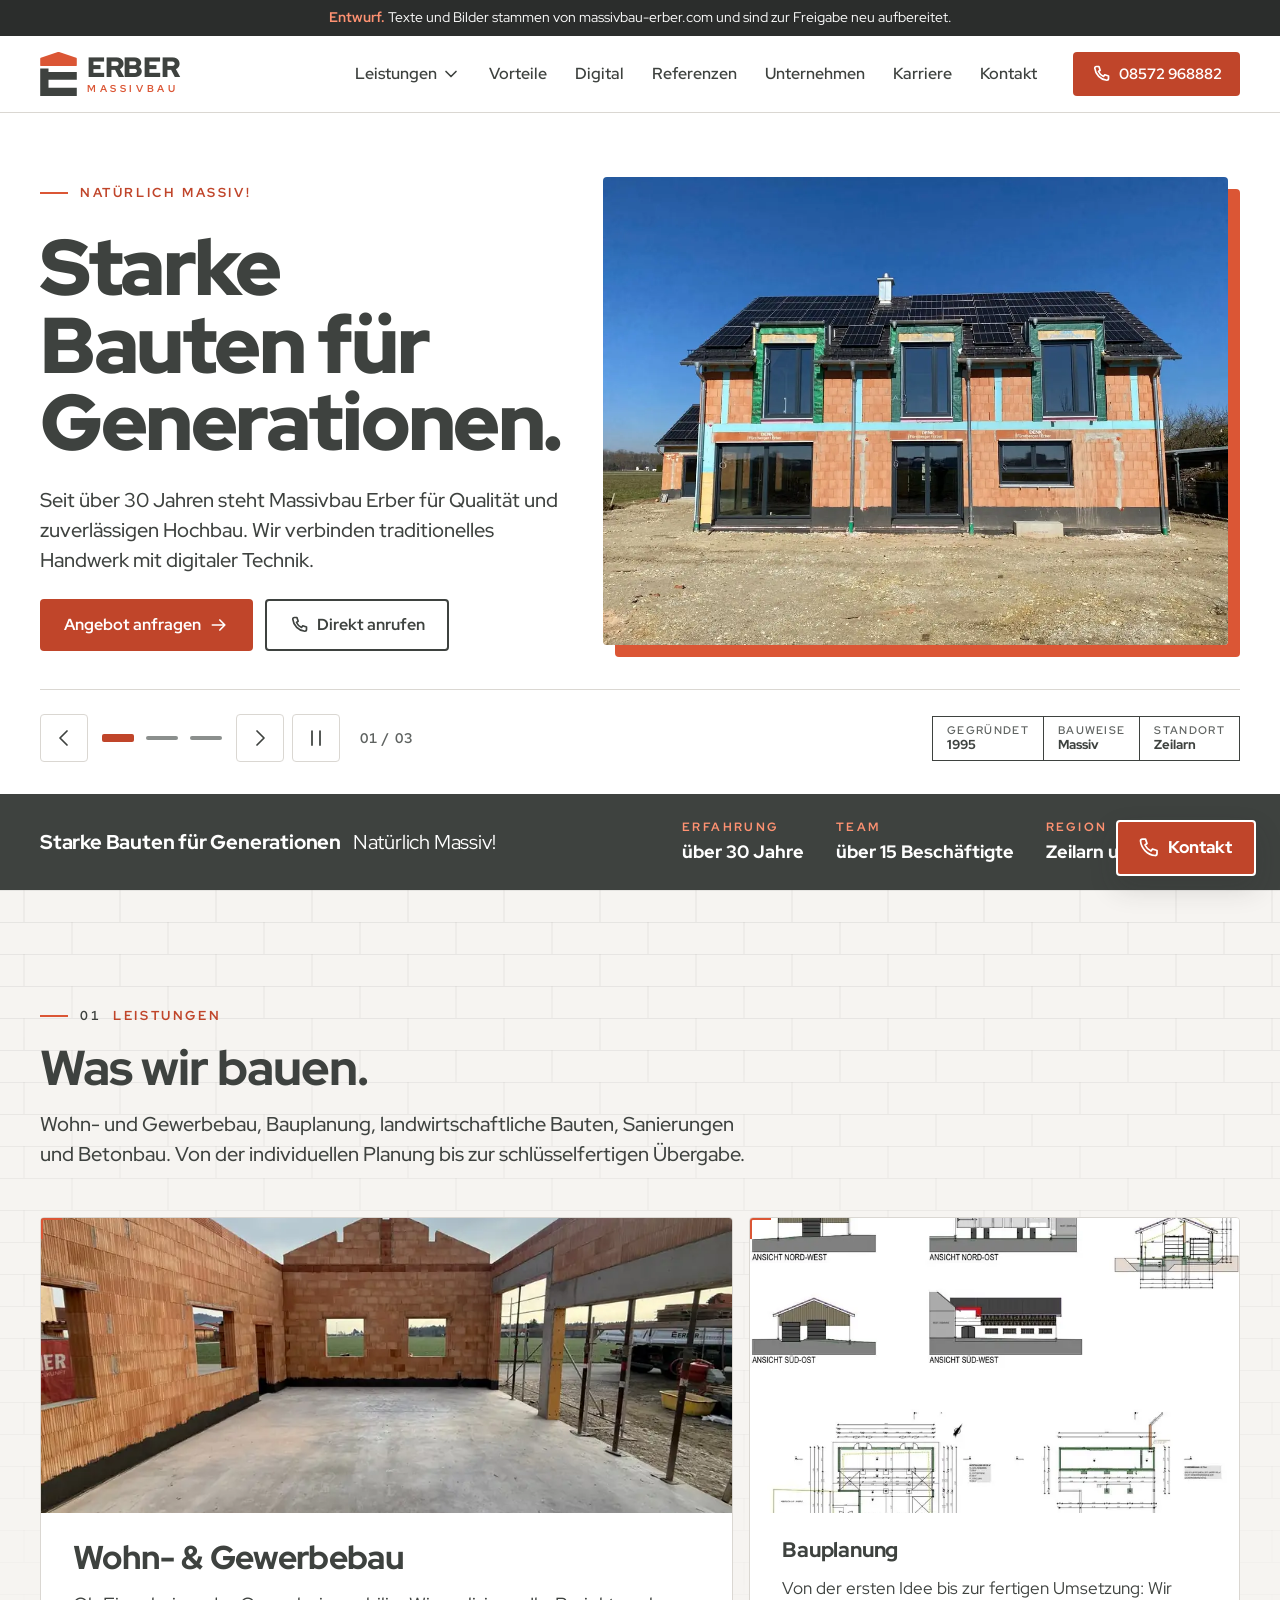
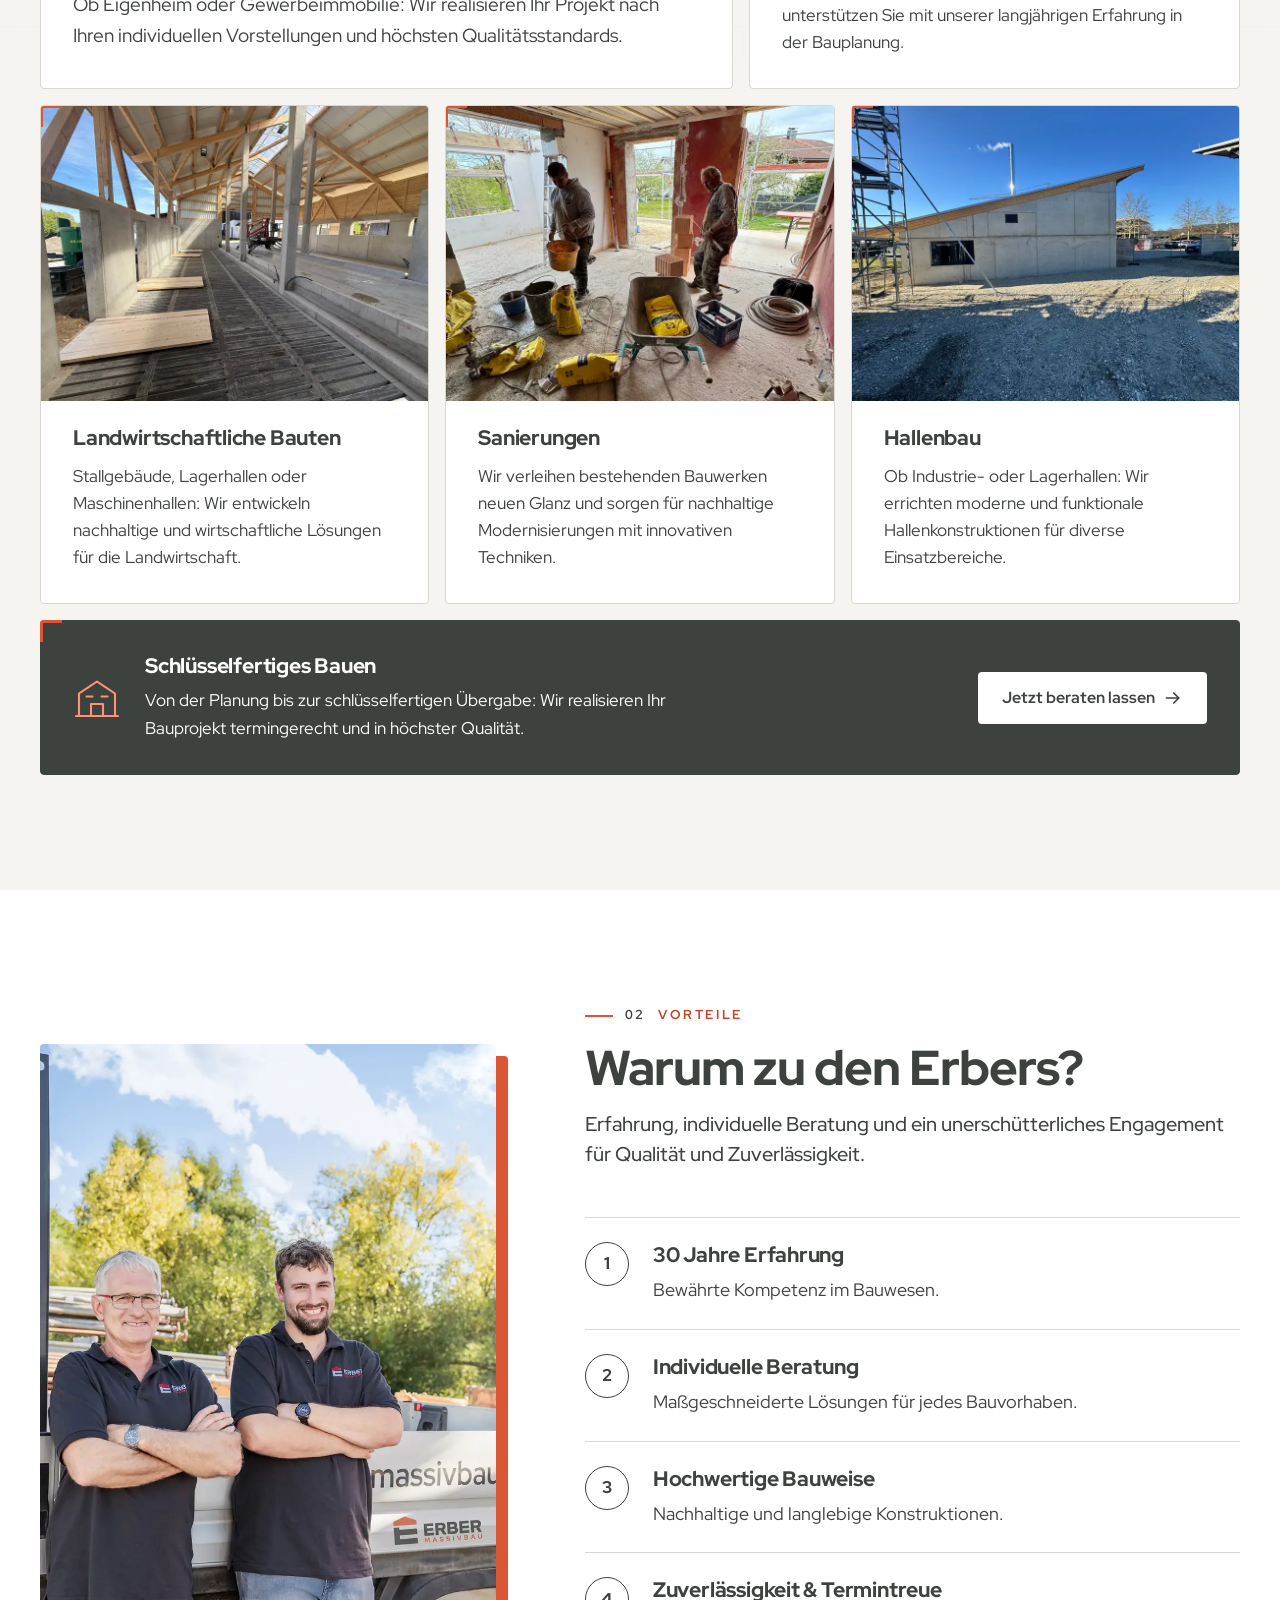
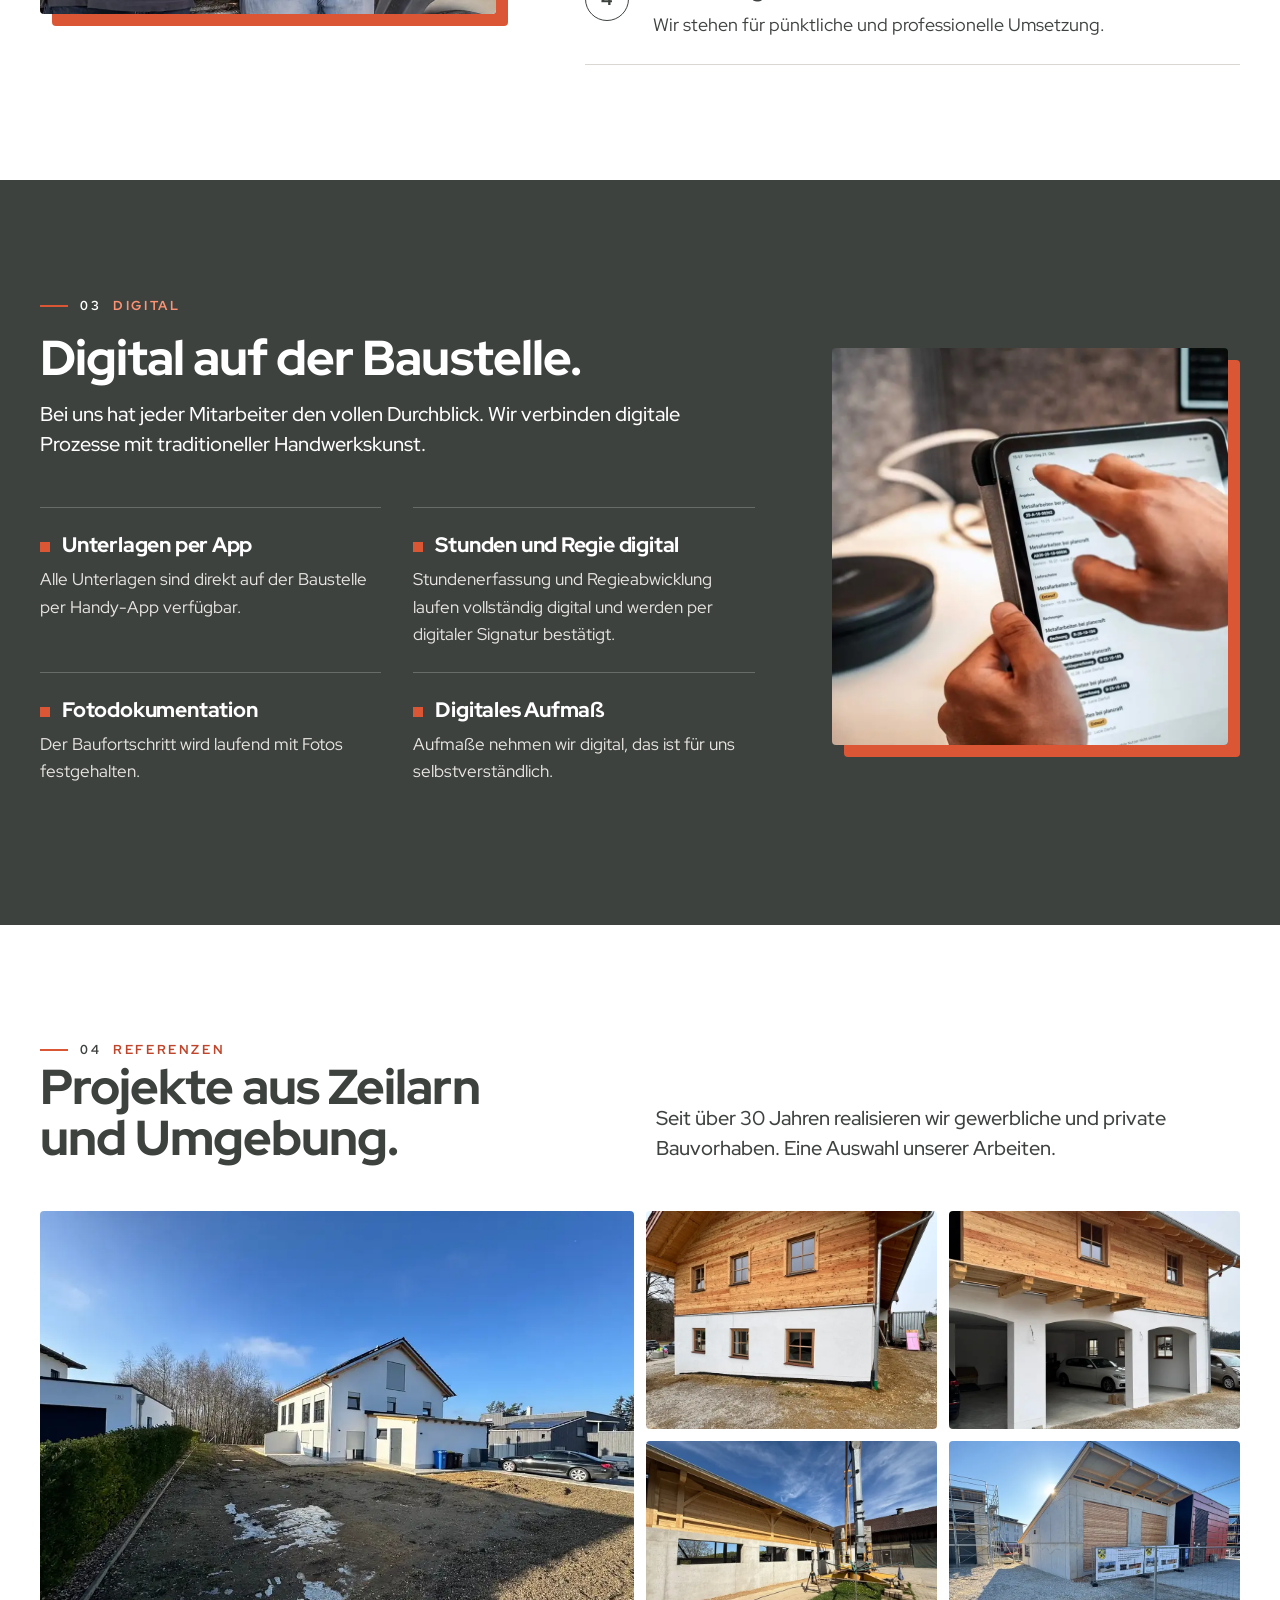
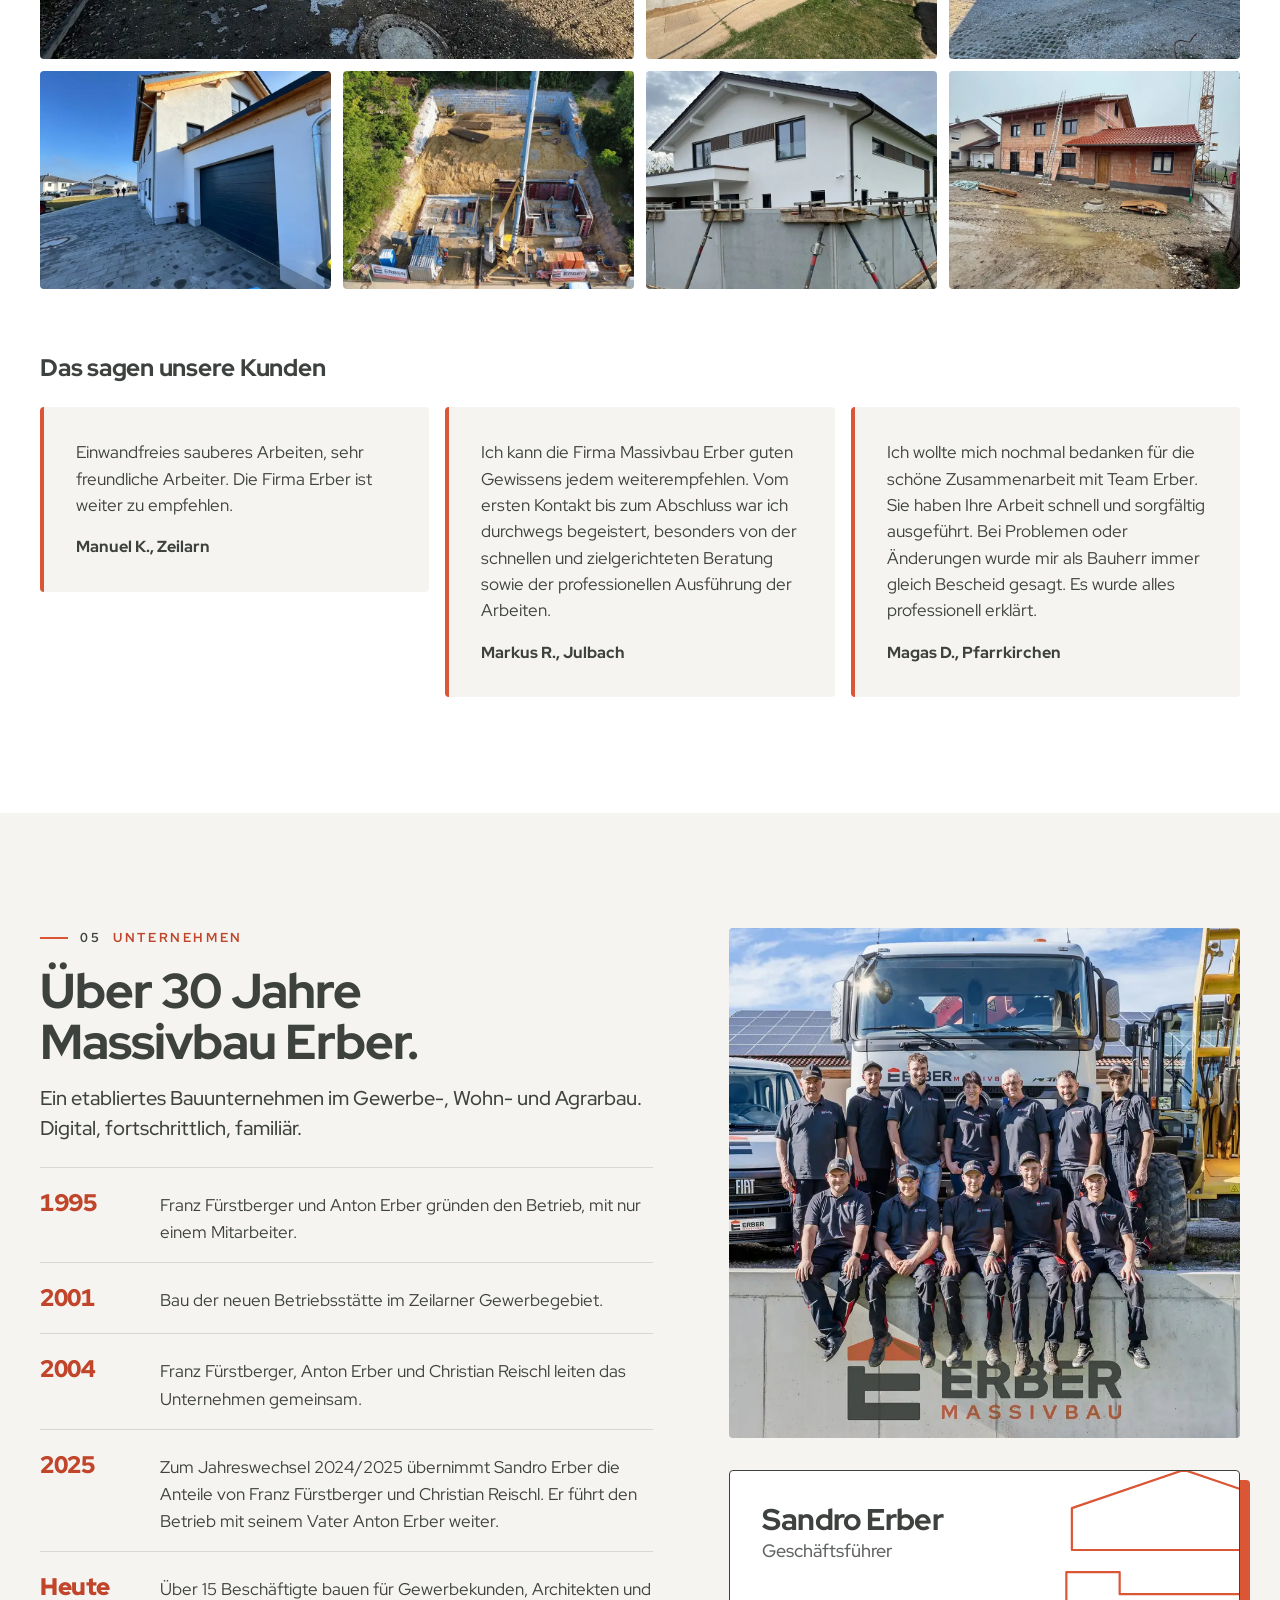
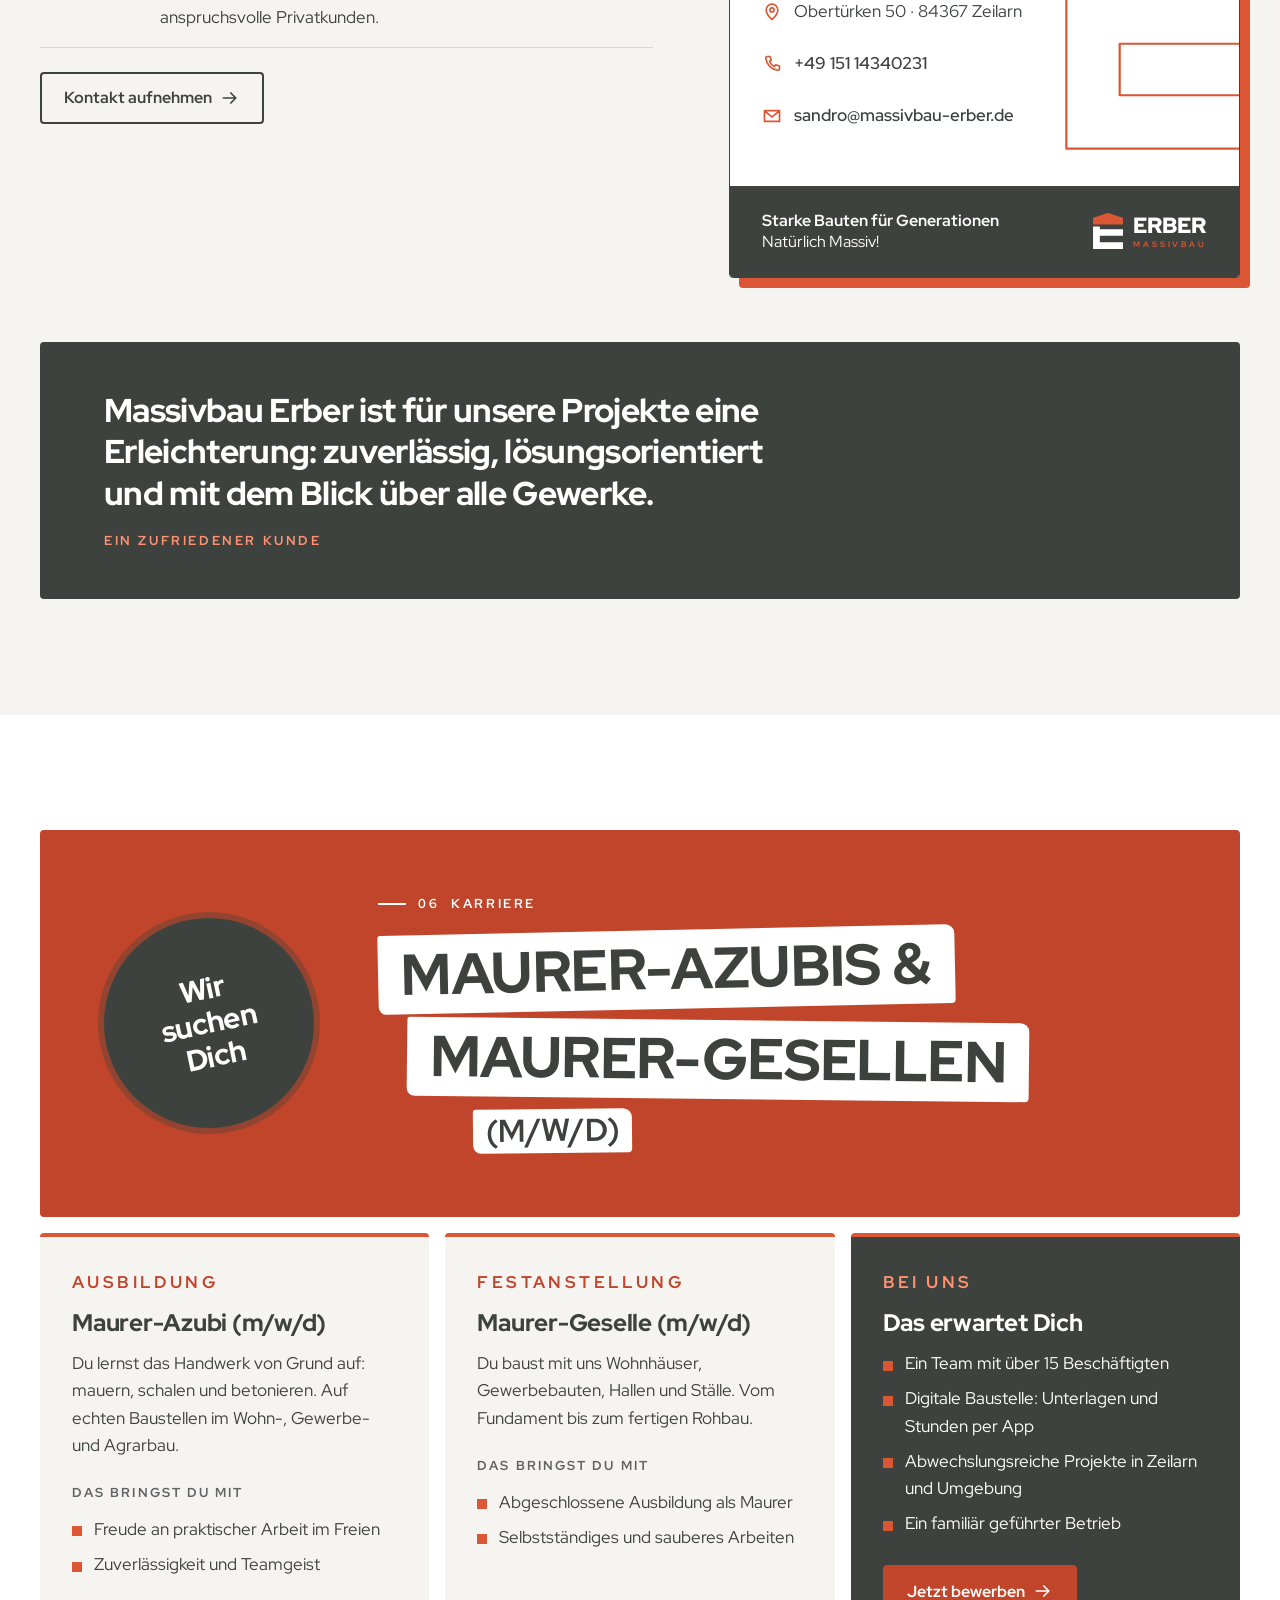
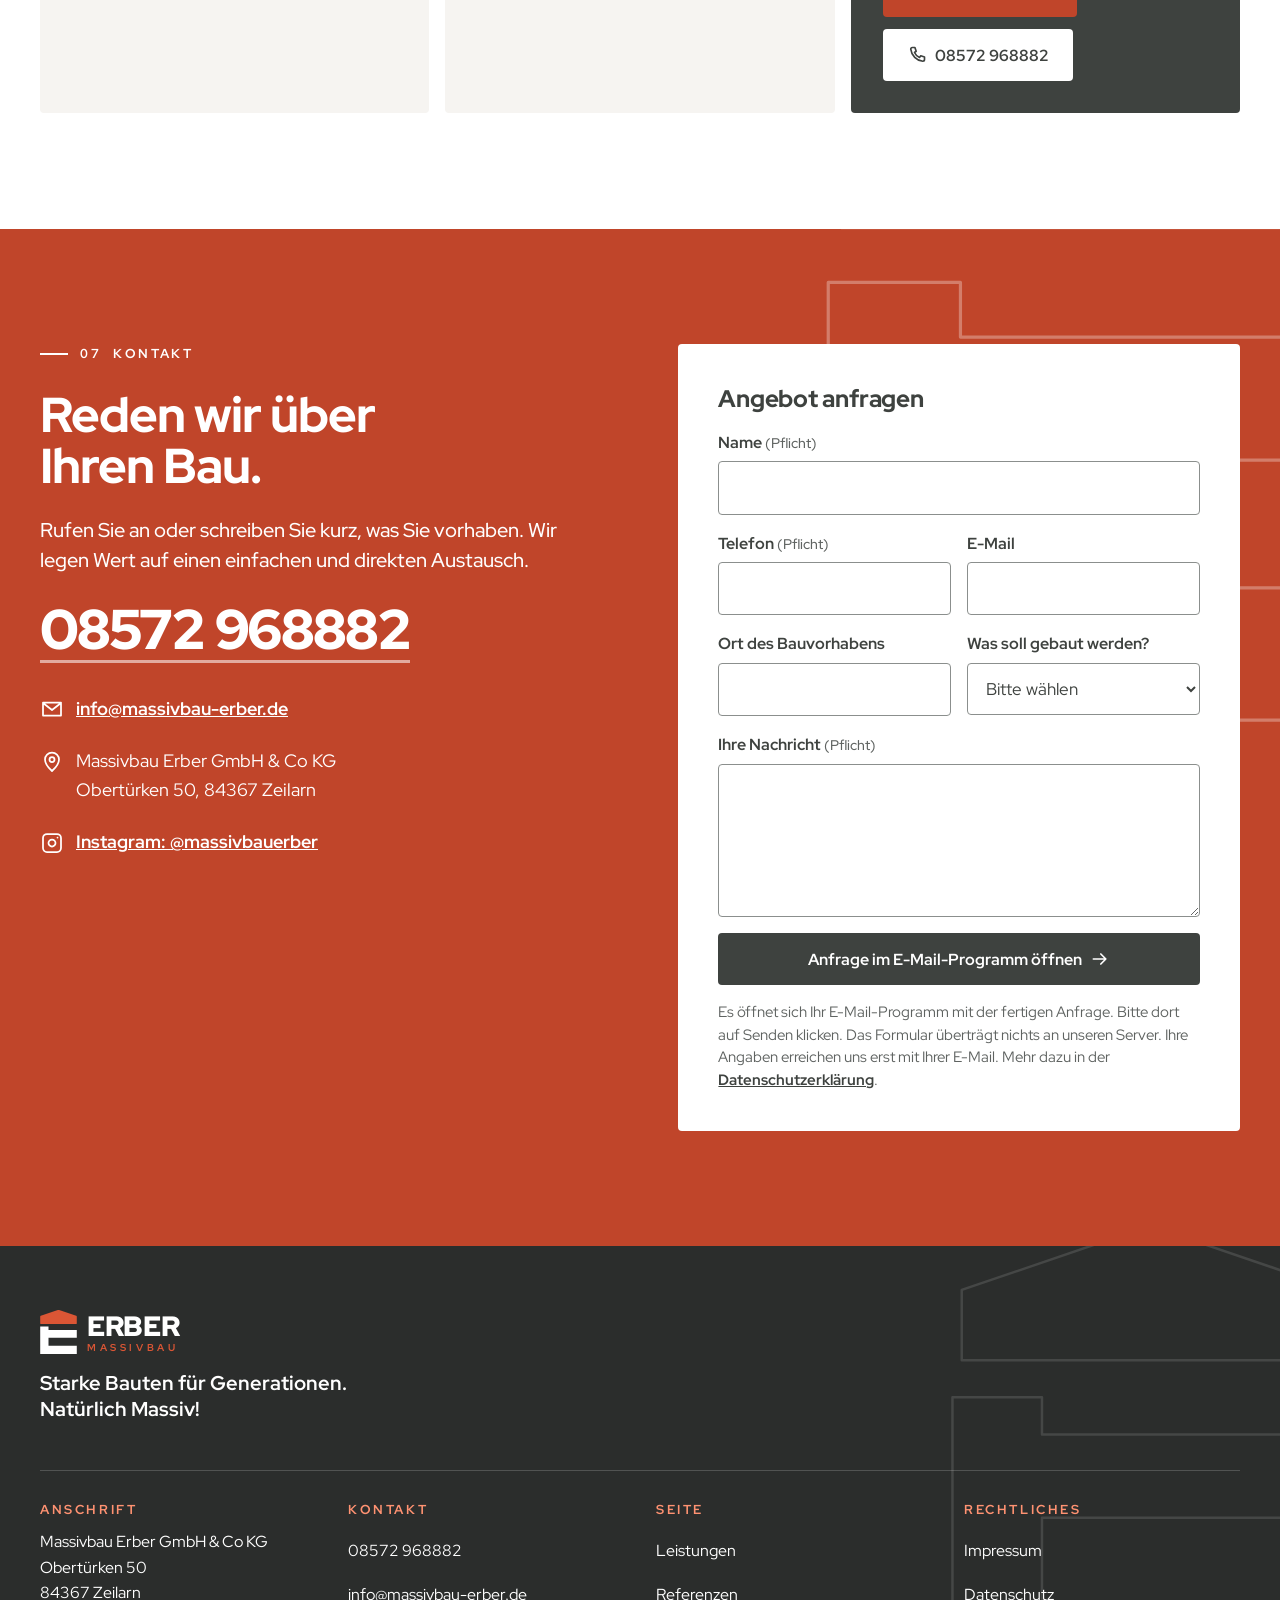
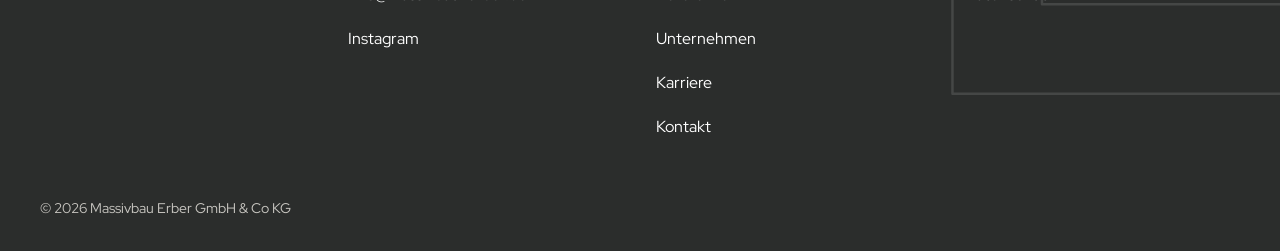
<file: examples/massivbau-erber/index.html>
<!doctype html>
<html lang="de">
<head>
  <meta charset="utf-8">
  <meta name="viewport" content="width=device-width, initial-scale=1, viewport-fit=cover">
  <title>Massivbau Erber · Hochbau, Gewerbebau und Hallenbau aus Zeilarn</title>
  <meta name="description" content="Massivbau Erber GmbH &amp; Co KG aus Zeilarn: Wohn- und Gewerbebau, Bauplanung, landwirtschaftliche Bauten, Hallenbau und Sanierungen. Seit über 30 Jahren. Starke Bauten für Generationen.">
  <meta name="theme-color" content="#3E413F">
  <link rel="icon" href="assets/favicon.svg" type="image/svg+xml">
  <link rel="preload" href="assets/fonts/red-hat-display-latin-wght-normal.woff2" as="font" type="font/woff2" crossorigin>
  <link rel="stylesheet" href="styles.css">
  <script>document.documentElement.classList.add('js');</script>
</head>
<body>

<!-- SVG-Vorlagen: Bildmarke (nach dem Original-Signet nachgezeichnet) und Icons -->
<svg width="0" height="0" class="sr-only" aria-hidden="true" focusable="false">
  <defs>
    <symbol id="mark" viewBox="0 0 64 77">
      <path class="mark-roof" d="M1.5 23V11.6L32 1.2l30.5 10.4V23z" stroke-width="3" stroke-linejoin="round"/>
      <path class="mark-e" d="M0 29h14.5v6H64v13.5H14.5v14H64V77H0z"/>
    </symbol>
    <symbol id="mark-outline" viewBox="-2 -2 68 81">
      <path d="M1.5 23V11.6L32 1.2l30.5 10.4V23z" stroke-linejoin="round"/>
      <path d="M0 29h14.5v6H64v13.5H14.5v14H64V77H0z" stroke-linejoin="round"/>
    </symbol>
    <symbol id="i-rohbau" viewBox="0 0 32 32"><path d="M4 28V13l12-8 12 8v15M2 28h28M12 28v-8h8v8M9 15h4M19 15h4"/></symbol>
    <symbol id="i-mauer" viewBox="0 0 32 32"><path d="M3 6h26v20H3zM3 12.7h26M3 19.3h26M12 6v6.7M21 6v6.7M8 12.7v6.6M17 12.7v6.6M25 12.7v6.6M12 19.3V26M21 19.3V26"/></symbol>
    <symbol id="i-beton" viewBox="0 0 32 32"><path d="M3 8h26v7H3zM8 15v13M24 15v13M5 28h6M21 28h6M8 11.5h.01M13.3 11.5h.01M18.7 11.5h.01M24 11.5h.01"/></symbol>
    <symbol id="i-keller" viewBox="0 0 32 32"><path d="M2 11h6M24 11h6M8 6v20h16V6M5 26h22M5 26v3h22v-3M2 15l3-4M26 15l3-4M13 26v-7h6v7"/></symbol>
    <symbol id="i-anbau" viewBox="0 0 32 32"><path d="M3 28V14l8-6 8 6v14M2 28h28M19 19h9v9M24 7v7M20.5 10.5h7M8 28v-6h5v6"/></symbol>
    <symbol id="i-halle" viewBox="0 0 32 32"><path d="M3 28V14l13-7 13 7v14M2 28h28M10 28v-9h12v9M10 23.5h12M16 19v9"/></symbol>
    <symbol id="i-phone" viewBox="0 0 24 24"><path d="M6.5 3h3l1.5 4.5-2 1.5a12 12 0 0 0 6 6l1.5-2 4.5 1.5v3a2 2 0 0 1-2 2A16.5 16.5 0 0 1 4.5 5a2 2 0 0 1 2-2z"/></symbol>
    <symbol id="i-mail" viewBox="0 0 24 24"><path d="M3 5.5h18v13H3zM3 6l9 7 9-7"/></symbol>
    <symbol id="i-pin" viewBox="0 0 24 24"><path d="M12 21s7-6.2 7-11.5a7 7 0 0 0-14 0C5 14.800 12 21 12 21zM12 12a2.500 2.500 0 1 0 0-5 2.500 2.500 0 0 0 0 5z"/></symbol>
    <symbol id="i-arrow" viewBox="0 0 24 24"><path d="M4 12h15M13 6l6 6-6 6"/></symbol>
    <symbol id="i-chevron" viewBox="0 0 24 24"><path d="M6 9l6 6 6-6"/></symbol>
    <symbol id="i-prev" viewBox="0 0 24 24"><path d="M15 5l-7 7 7 7"/></symbol>
    <symbol id="i-next" viewBox="0 0 24 24"><path d="M9 5l7 7-7 7"/></symbol>
    <symbol id="i-pause" viewBox="0 0 24 24"><path d="M8 5v14M16 5v14"/></symbol>
    <symbol id="i-play" viewBox="0 0 24 24"><path d="M8 5l11 7-11 7z"/></symbol>
    <symbol id="i-close" viewBox="0 0 24 24"><path d="M5 5l14 14M19 5L5 19"/></symbol>
    <symbol id="i-insta" viewBox="0 0 24 24"><path d="M7 3h10a4 4 0 0 1 4 4v10a4 4 0 0 1-4 4H7a4 4 0 0 1-4-4V7a4 4 0 0 1 4-4zM12 8.500a3.500 3.500 0 1 0 0 7 3.500 3.500 0 0 0 0-7zM17.500 6.500h.01"/></symbol>
    <symbol id="i-form" viewBox="0 0 24 24"><path d="M5 3h14v18H5zM9 8h6M9 12h6M9 16h3"/></symbol>
  </defs>
</svg>

<a class="skip-link" href="#inhalt">Zum Inhalt springen</a>

<!-- ENTWURFS-HINWEIS: vor der Veröffentlichung entfernen -->
<aside class="draft-note" aria-label="Entwurfs-Hinweis">
  <strong>Entwurf.</strong> Texte und Bilder stammen von massivbau-erber.com und sind zur Freigabe neu aufbereitet.
</aside>

<header class="site-header" id="site-header">
  <div class="container site-header__inner">
    <a class="logo" href="#start" aria-label="Erber Massivbau, zum Seitenanfang">
      <svg class="logo__mark" aria-hidden="true"><use href="#mark"/></svg>
      <span class="logo__word" aria-hidden="true"><span class="logo__name">ERBER</span><span class="logo__sub">MASSIVBAU</span></span>
    </a>

    <button class="nav-toggle" type="button" aria-expanded="false" aria-controls="site-nav">
      <span class="nav-toggle__bars" aria-hidden="true"><span></span><span></span><span></span></span>
      <span class="nav-toggle__label">Menü</span>
    </button>

    <nav class="site-nav" id="site-nav" aria-label="Hauptmenü">
      <ul class="site-nav__list">
        <li class="has-mega">
          <button class="site-nav__link mega-toggle" type="button" aria-expanded="false" aria-controls="mega-leistungen" data-spy="leistungen">
            Leistungen
            <svg class="icon icon--sm" aria-hidden="true"><use href="#i-chevron"/></svg>
          </button>
          <div class="mega" id="mega-leistungen" hidden>
            <div class="container mega__inner">
              <div class="mega__main">
                <p class="mega__title">Unsere Kernkompetenzen</p>
                <ul class="mega__grid">
                  <li><a class="mega__item" href="#l-wohn-gewerbe"><svg class="icon icon--lg" aria-hidden="true"><use href="#i-rohbau"/></svg><span><strong data-edit="leistungen-03">Wohn- &amp; Gewerbebau</strong><span>Eigenheim oder Gewerbeimmobilie</span></span></a></li>
                  <li><a class="mega__item" href="#l-planung"><svg class="icon icon--lg" aria-hidden="true"><use href="#i-form"/></svg><span><strong data-edit="leistungen-05">Bauplanung</strong><span>Von der ersten Idee bis zur Umsetzung</span></span></a></li>
                  <li><a class="mega__item" href="#l-landwirtschaft"><svg class="icon icon--lg" aria-hidden="true"><use href="#i-keller"/></svg><span><strong data-edit="leistungen-07">Landwirtschaftliche Bauten</strong><span>Stall-, Lager- und Maschinenhallen</span></span></a></li>
                  <li><a class="mega__item" href="#l-sanierung"><svg class="icon icon--lg" aria-hidden="true"><use href="#i-anbau"/></svg><span><strong data-edit="leistungen-09">Sanierungen</strong><span>Bestehende Bauwerke modernisieren</span></span></a></li>
                  <li><a class="mega__item" href="#l-hallen"><svg class="icon icon--lg" aria-hidden="true"><use href="#i-halle"/></svg><span><strong data-edit="leistungen-11">Hallenbau</strong><span>Industrie- und Lagerhallen</span></span></a></li>
                  <li><a class="mega__item" href="#l-schluesselfertig"><svg class="icon icon--lg" aria-hidden="true"><use href="#i-mauer"/></svg><span><strong data-edit="leistungen-13">Schlüsselfertiges Bauen</strong><span>Von der Planung bis zur Übergabe</span></span></a></li>
                </ul>
                <a class="mega__all" href="#leistungen">Alle Leistungen ansehen <svg class="icon icon--sm" aria-hidden="true"><use href="#i-arrow"/></svg></a>
              </div>
              <aside class="mega__aside" aria-label="Direkter Kontakt">
                <p class="mega__aside-title">Bauvorhaben besprechen?</p>
                <p>Wir beraten Sie individuell zu Ihrem Projekt.</p>
                <a class="mega__phone" href="tel:+498572968882">08572 968882</a>
                <a class="btn btn--light btn--sm" href="#kontakt">Jetzt beraten lassen <svg class="icon icon--sm" aria-hidden="true"><use href="#i-arrow"/></svg></a>
              </aside>
            </div>
          </div>
        </li>
        <li><a class="site-nav__link" href="#vorteile" data-spy="vorteile">Vorteile</a></li>
        <li><a class="site-nav__link" href="#digital" data-spy="digital">Digital</a></li>
        <li><a class="site-nav__link" href="#referenzen" data-spy="referenzen">Referenzen</a></li>
        <li><a class="site-nav__link" href="#unternehmen" data-spy="unternehmen">Unternehmen</a></li>
        <li><a class="site-nav__link" href="#karriere" data-spy="karriere">Karriere</a></li>
        <li><a class="site-nav__link" href="#kontakt" data-spy="kontakt">Kontakt</a></li>
      </ul>
      <a class="btn btn--primary btn--sm site-nav__cta" href="tel:+498572968882">
        <svg class="icon icon--sm" aria-hidden="true"><use href="#i-phone"/></svg>
        <span><span class="sr-only">Anrufen: </span>08572 968882</span>
      </a>
    </nav>
  </div>
</header>

<!-- ===================== STICKY-KONTAKT ===================== -->
<aside class="dock" id="dock" aria-label="Schnellkontakt">
  <button class="dock__btn" type="button" id="dock-btn" aria-expanded="false" aria-controls="dock-panel">
    <svg class="icon dock__icon-open" aria-hidden="true"><use href="#i-phone"/></svg>
    <svg class="icon dock__icon-close" aria-hidden="true"><use href="#i-close"/></svg>
    <span>Kontakt</span>
  </button>
  <div class="dock__panel" id="dock-panel" hidden>
    <p class="dock__title">Massivbau Erber erreichen</p>
    <a class="dock__action" href="tel:+498572968882"><svg class="icon" aria-hidden="true"><use href="#i-phone"/></svg><span><strong>Anrufen</strong><span>08572 968882</span></span></a>
    <a class="dock__action" href="mailto:info@massivbau-erber.de"><svg class="icon" aria-hidden="true"><use href="#i-mail"/></svg><span><strong>E-Mail schreiben</strong><span>info@massivbau-erber.de</span></span></a>
    <a class="dock__action" href="#kontakt"><svg class="icon" aria-hidden="true"><use href="#i-form"/></svg><span><strong>Angebot anfragen</strong><span>Zum Formular</span></span></a>
  </div>
</aside>

<nav class="callbar" id="callbar" aria-label="Schnellkontakt mobil">
  <a class="callbar__btn callbar__btn--call" href="tel:+498572968882"><svg class="icon icon--sm" aria-hidden="true"><use href="#i-phone"/></svg> Anrufen</a>
  <a class="callbar__btn" href="#kontakt"><svg class="icon icon--sm" aria-hidden="true"><use href="#i-form"/></svg> Anfrage</a>
</nav>

<main id="inhalt" tabindex="-1">

  <!-- ===================== HERO-SLIDER ===================== -->
  <section class="hero" id="start" aria-roledescription="Karussell" aria-label="Massivbau Erber im Überblick">
    <div class="container hero__inner">
      <div class="hero__slides" id="hero-slides">

        <div class="slide is-active" role="group" aria-roledescription="Folie" aria-label="1 von 3">
          <div class="slide__text">
            <p class="eyebrow">Natürlich Massiv!</p>
            <h1 class="display" data-edit="hero-slides-01">Starke Bauten für Generationen.</h1>
            <p class="lead" data-edit="hero-slides-02">Seit über 30 Jahren steht Massivbau Erber für Qualität und zuverlässigen Hochbau. Wir verbinden traditionelles Handwerk mit digitaler Technik.</p>
            <div class="btn-row">
              <a class="btn btn--primary" href="#kontakt">Angebot anfragen <svg class="icon icon--sm" aria-hidden="true"><use href="#i-arrow"/></svg></a>
              <a class="btn btn--secondary" href="tel:+498572968882"><svg class="icon icon--sm" aria-hidden="true"><use href="#i-phone"/></svg> Direkt anrufen</a>
            </div>
          </div>
          <figure class="slide__art slide__art--photo photo">
            <img data-edit-img="img-hero-rohbau" src="assets/img/hero-rohbau.webp" alt="Ziegel-Rohbau eines Wohnhauses mit gedecktem Satteldach" width="1200" height="900" fetchpriority="high">
          </figure>
        </div>

        <div class="slide" role="group" aria-roledescription="Folie" aria-label="2 von 3">
          <div class="slide__text">
            <p class="eyebrow">Gewerbe · Hallen · Landwirtschaft</p>
            <h2 class="display" data-edit="hero-slides-03">Gebaut für Ihren Betrieb.</h2>
            <p class="lead" data-edit="hero-slides-04">Gewerbebauten, Hallen, Stallgebäude und Lagerhallen. Von der Planung bis zur schlüsselfertigen Übergabe, alles aus einer Hand.</p>
            <div class="btn-row">
              <a class="btn btn--primary" href="#leistungen">Leistungen ansehen <svg class="icon icon--sm" aria-hidden="true"><use href="#i-arrow"/></svg></a>
              <a class="btn btn--secondary" href="#referenzen">Projekte ansehen</a>
            </div>
          </div>
          <figure class="slide__art slide__art--photo photo">
            <img data-edit-img="img-hero-gewerbe" src="assets/img/hero-gewerbe.webp" alt="Luftaufnahme einer Baustelle mit bewehrter Bodenplatte und Kran" width="900" height="675" loading="lazy">
          </figure>
        </div>

        <div class="slide" role="group" aria-roledescription="Folie" aria-label="3 von 3">
          <div class="slide__text">
            <p class="eyebrow">Digital · Fortschrittlich · Familiär</p>
            <h2 class="display" data-edit="hero-slides-05">Handwerk mit vollem Durchblick.</h2>
            <p class="lead" data-edit="hero-slides-06">Pläne, Stunden und Aufmaß sind bei uns digital. Geführt wird der Betrieb von Anton und Sandro Erber.</p>
            <div class="btn-row">
              <a class="btn btn--primary" href="#unternehmen">Unternehmen kennenlernen <svg class="icon icon--sm" aria-hidden="true"><use href="#i-arrow"/></svg></a>
              <a class="btn btn--secondary" href="#digital">So arbeiten wir</a>
            </div>
          </div>
          <figure class="slide__art slide__art--photo photo">
            <img data-edit-img="img-hero-team" src="assets/img/hero-team.webp" alt="Vier Mitarbeiter von Massivbau Erber vor einem Firmenfahrzeug" width="1066" height="800" loading="lazy">
          </figure>
        </div>

      </div>

      <div class="hero__bar">
        <div class="slider-controls" role="group" aria-label="Folien steuern">
          <button class="icon-btn" type="button" data-slider="prev" aria-label="Vorherige Folie"><svg class="icon" aria-hidden="true"><use href="#i-prev"/></svg></button>
          <div class="slider-dots">
            <button class="slider-dot" type="button" data-slide="0" aria-label="Folie 1: Starke Bauten für Generationen" aria-current="true"></button>
            <button class="slider-dot" type="button" data-slide="1" aria-label="Folie 2: Gebaut für Ihren Betrieb"></button>
            <button class="slider-dot" type="button" data-slide="2" aria-label="Folie 3: Handwerk mit vollem Durchblick"></button>
          </div>
          <button class="icon-btn" type="button" data-slider="next" aria-label="Nächste Folie"><svg class="icon" aria-hidden="true"><use href="#i-next"/></svg></button>
          <button class="icon-btn" type="button" data-slider="toggle" aria-label="Automatischen Wechsel anhalten"><svg class="icon" aria-hidden="true"><use href="#i-pause"/></svg></button>
          <span class="slider-count" aria-hidden="true"><span data-slider="current">01</span> / 03</span>
        </div>
        <dl class="stamp">
          <div><dt data-edit="hero-02">Gegründet</dt><dd data-edit="hero-03">1995</dd></div>
          <div><dt data-edit="hero-04">Bauweise</dt><dd data-edit="hero-05">Massiv</dd></div>
          <div><dt data-edit="hero-06">Standort</dt><dd data-edit="hero-07">Zeilarn</dd></div>
        </dl>
      </div>
    </div>
  </section>

  <!-- ===================== CLAIM-BALKEN ===================== -->
  <div class="claim">
    <div class="container claim__inner">
      <p class="claim__text">Starke Bauten für Generationen <span>Natürlich Massiv!</span></p>
      <dl class="facts">
        <div><dt data-edit="claim-02">Erfahrung</dt><dd data-edit="claim-03">über 30 Jahre</dd></div>
        <div><dt data-edit="claim-04">Team</dt><dd data-edit="claim-05">über 15 Beschäftigte</dd></div>
        <div><dt data-edit="claim-06">Region</dt><dd data-edit="claim-07">Zeilarn und Umgebung</dd></div>
      </dl>
    </div>
  </div>

  <!-- ===================== LEISTUNGEN ===================== -->
  <section class="section section--stone section--bricks" id="leistungen" aria-labelledby="h-leistungen">
    <div class="container">
      <header class="section-head">
        <p class="eyebrow"><span class="eyebrow__no">01</span> Leistungen</p>
        <h2 id="h-leistungen" data-edit="leistungen-01">Was wir bauen.</h2>
        <p class="lead" data-edit="leistungen-02">Wohn- und Gewerbebau, Bauplanung, landwirtschaftliche Bauten, Sanierungen und Betonbau. Von der individuellen Planung bis zur schlüsselfertigen Übergabe.</p>
      </header>

      <div class="services reveal-group">
        <article class="service service--feature service--photo" id="l-wohn-gewerbe">
          <img data-edit-img="img-l-wohn-gewerbe" class="service__img" src="assets/img/l-wohn-gewerbe.webp" alt="Rohbau einer Halle aus Ziegelmauerwerk mit Bodenplatte" width="900" height="675" loading="lazy">
          <div class="service__body">
            <h3 data-edit="leistungen-03">Wohn- &amp; Gewerbebau</h3>
            <p data-edit="leistungen-04">Ob Eigenheim oder Gewerbeimmobilie: Wir realisieren Ihr Projekt nach Ihren individuellen Vorstellungen und höchsten Qualitätsstandards.</p>
          </div>
        </article>
        <article class="service service--photo" id="l-planung">
          <img data-edit-img="img-l-planung" class="service__img" src="assets/img/l-planung.webp" alt="Planzeichnungen mit Ansichten, Schnitt und Grundriss eines Gebäudes" width="800" height="600" loading="lazy">
          <div class="service__body">
            <h3 data-edit="leistungen-05">Bauplanung</h3>
            <p data-edit="leistungen-06">Von der ersten Idee bis zur fertigen Umsetzung: Wir unterstützen Sie mit unserer langjährigen Erfahrung in der Bauplanung.</p>
          </div>
        </article>
        <article class="service service--photo" id="l-landwirtschaft">
          <img data-edit-img="img-l-landwirtschaft" class="service__img" src="assets/img/l-landwirtschaft.webp" alt="Stallgebäude im Bau mit Betonwänden und Holzdachstuhl" width="800" height="600" loading="lazy">
          <div class="service__body">
            <h3 data-edit="leistungen-07">Landwirtschaftliche Bauten</h3>
            <p data-edit="leistungen-08">Stallgebäude, Lagerhallen oder Maschinenhallen: Wir entwickeln nachhaltige und wirtschaftliche Lösungen für die Landwirtschaft.</p>
          </div>
        </article>
        <article class="service service--half service--photo" id="l-sanierung">
          <img data-edit-img="img-l-sanierung" class="service__img" src="assets/img/l-sanierung.webp" alt="Sanierungsarbeiten in einem Bestandsgebäude" width="800" height="600" loading="lazy">
          <div class="service__body">
            <h3 data-edit="leistungen-09">Sanierungen</h3>
            <p data-edit="leistungen-10">Wir verleihen bestehenden Bauwerken neuen Glanz und sorgen für nachhaltige Modernisierungen mit innovativen Techniken.</p>
          </div>
        </article>
        <article class="service service--wide service--photo" id="l-hallen">
          <img data-edit-img="img-l-hallen" class="service__img" src="assets/img/l-hallen.webp" alt="Halle mit Pultdach und Betonfassade im Bau, daneben ein Gerüst" width="800" height="600" loading="lazy">
          <div class="service__body">
            <h3 data-edit="leistungen-11">Hallenbau</h3>
            <p data-edit="leistungen-12">Ob Industrie- oder Lagerhallen: Wir errichten moderne und funktionale Hallenkonstruktionen für diverse Einsatzbereiche.</p>
          </div>
        </article>
        <article class="service service--dark" id="l-schluesselfertig">
          <svg class="icon icon--xl" aria-hidden="true"><use href="#i-rohbau"/></svg>
          <div>
            <h3 data-edit="leistungen-13">Schlüsselfertiges Bauen</h3>
            <p data-edit="leistungen-14">Von der Planung bis zur schlüsselfertigen Übergabe: Wir realisieren Ihr Bauprojekt termingerecht und in höchster Qualität.</p>
          </div>
          <a class="btn btn--light" href="#kontakt">Jetzt beraten lassen <svg class="icon icon--sm" aria-hidden="true"><use href="#i-arrow"/></svg></a>
        </article>
      </div>
    </div>
  </section>

  <!-- ===================== VORTEILE ===================== -->
  <section class="section" id="vorteile" aria-labelledby="h-vorteile">
    <div class="container why">
      <figure class="why__photo photo">
        <img data-edit-img="img-inhaber" src="assets/img/inhaber.webp" alt="Zwei Mitarbeiter von Massivbau Erber mit verschränkten Armen vor einem Firmenfahrzeug" width="800" height="1000" loading="lazy">
      </figure>
      <div class="why__text">
        <header class="section-head">
          <p class="eyebrow"><span class="eyebrow__no">02</span> Vorteile</p>
          <h2 id="h-vorteile" data-edit="vorteile-01">Warum zu den Erbers?</h2>
          <p class="lead" data-edit="vorteile-02">Erfahrung, individuelle Beratung und ein unerschütterliches Engagement für Qualität und Zuverlässigkeit.</p>
        </header>
        <ol class="why__list reveal-group" data-repeat="vorteile"><!--repeat:vorteile-->
          <!--item:vorteile--><li data-item><span class="why__no" aria-hidden="true"></span><div><h3 data-edit="vorteile-03">30 Jahre Erfahrung</h3><p data-edit="vorteile-04">Bewährte Kompetenz im Bauwesen.</p></div></li><!--/item:vorteile-->
          <!--item:vorteile--><li data-item><span class="why__no" aria-hidden="true"></span><div><h3 data-edit="vorteile-05">Individuelle Beratung</h3><p data-edit="vorteile-06">Maßgeschneiderte Lösungen für jedes Bauvorhaben.</p></div></li><!--/item:vorteile-->
          <!--item:vorteile--><li data-item><span class="why__no" aria-hidden="true"></span><div><h3 data-edit="vorteile-07">Hochwertige Bauweise</h3><p data-edit="vorteile-08">Nachhaltige und langlebige Konstruktionen.</p></div></li><!--/item:vorteile-->
          <!--item:vorteile--><li data-item><span class="why__no" aria-hidden="true"></span><div><h3 data-edit="vorteile-09">Zuverlässigkeit &amp; Termintreue</h3><p data-edit="vorteile-10">Wir stehen für pünktliche und professionelle Umsetzung.</p></div></li><!--/item:vorteile-->
        <!--/repeat:vorteile--></ol>
      </div>
    </div>
  </section>

  <!-- ===================== DIGITAL ===================== -->
  <section class="section section--dark" id="digital" aria-labelledby="h-digital">
    <div class="container digital">
      <div class="digital__text">
        <header class="section-head">
          <p class="eyebrow"><span class="eyebrow__no">03</span> Digital</p>
          <h2 id="h-digital" data-edit="digital-01">Digital auf der Baustelle.</h2>
          <p class="lead" data-edit="digital-02">Bei uns hat jeder Mitarbeiter den vollen Durchblick. Wir verbinden digitale Prozesse mit traditioneller Handwerkskunst.</p>
        </header>
        <ul class="digital__list reveal-group" data-repeat="digital"><!--repeat:digital-->
          <!--item:digital--><li data-item><h3 data-edit="digital-03">Unterlagen per App</h3><p data-edit="digital-04">Alle Unterlagen sind direkt auf der Baustelle per Handy-App verfügbar.</p></li><!--/item:digital-->
          <!--item:digital--><li data-item><h3 data-edit="digital-05">Stunden und Regie digital</h3><p data-edit="digital-06">Stundenerfassung und Regieabwicklung laufen vollständig digital und werden per digitaler Signatur bestätigt.</p></li><!--/item:digital-->
          <!--item:digital--><li data-item><h3 data-edit="digital-07">Fotodokumentation</h3><p data-edit="digital-08">Der Baufortschritt wird laufend mit Fotos festgehalten.</p></li><!--/item:digital-->
          <!--item:digital--><li data-item><h3 data-edit="digital-09">Digitales Aufmaß</h3><p data-edit="digital-10">Aufmaße nehmen wir digital, das ist für uns selbstverständlich.</p></li><!--/item:digital-->
        <!--/repeat:digital--></ul>
      </div>
      <figure class="digital__photo photo">
        <img data-edit-img="img-digital" src="assets/img/digital.webp" alt="Hände bedienen eine Bau-App auf einem Tablet" width="800" height="800" loading="lazy">
      </figure>
    </div>
  </section>

  <!-- ===================== REFERENZEN ===================== -->
  <section class="section" id="referenzen" aria-labelledby="h-referenzen">
    <div class="container">
      <header class="section-head section-head--split">
        <div>
          <p class="eyebrow"><span class="eyebrow__no">04</span> Referenzen</p>
          <h2 id="h-referenzen" data-edit="referenzen-01">Projekte aus Zeilarn und Umgebung.</h2>
        </div>
        <p class="lead" data-edit="referenzen-02">Seit über 30 Jahren realisieren wir gewerbliche und private Bauvorhaben. Eine Auswahl unserer Arbeiten.</p>
      </header>

      <ul class="gallery" data-repeat="galerie"><!--repeat:galerie-->
        <!--item:galerie--><li data-item class="gallery__item gallery__item--big"><img data-edit-img="img-ref-1" src="assets/img/ref-1.webp" alt="Weiß verputztes Wohnhaus mit Satteldach und Nebengebäude" width="1000" height="750" loading="lazy"></li><!--/item:galerie-->
        <!--item:galerie--><li data-item class="gallery__item"><img data-edit-img="img-ref-2" src="assets/img/ref-2.webp" alt="Gebäude mit weißem Putzsockel und Holzverschalung im Obergeschoss" width="800" height="600" loading="lazy"></li><!--/item:galerie-->
        <!--item:galerie--><li data-item class="gallery__item"><img data-edit-img="img-ref-3" src="assets/img/ref-3.webp" alt="Garagengebäude mit gemauerten Bögen und Holzaufbau" width="800" height="600" loading="lazy"></li><!--/item:galerie-->
        <!--item:galerie--><li data-item class="gallery__item"><img data-edit-img="img-ref-4" src="assets/img/ref-4.webp" alt="Stallgebäude mit Betonwand, Fensterband und Holzdach" width="800" height="600" loading="lazy"></li><!--/item:galerie-->
        <!--item:galerie--><li data-item class="gallery__item"><img data-edit-img="img-ref-5" src="assets/img/ref-5.webp" alt="Gewerbehalle mit Pultdach und Holztoren" width="800" height="600" loading="lazy"></li><!--/item:galerie-->
        <!--item:galerie--><li data-item class="gallery__item"><img data-edit-img="img-ref-6" src="assets/img/ref-6.webp" alt="Wohnhaus mit Garage und dunklem Sektionaltor" width="800" height="600" loading="lazy"></li><!--/item:galerie-->
        <!--item:galerie--><li data-item class="gallery__item"><img data-edit-img="img-ref-7" src="assets/img/ref-7.webp" alt="Luftaufnahme einer Baugrube mit Kelleraußenwänden und Kran" width="800" height="600" loading="lazy"></li><!--/item:galerie-->
        <!--item:galerie--><li data-item class="gallery__item"><img data-edit-img="img-ref-8" src="assets/img/ref-8.webp" alt="Wohnhaus am Hang mit Stützmauer aus Beton" width="800" height="600" loading="lazy"></li><!--/item:galerie-->
        <!--item:galerie--><li data-item class="gallery__item"><img data-edit-img="img-ref-9" src="assets/img/ref-9.webp" alt="Ziegel-Rohbau eines Wohnhauses mit rotem Dach und Baukran" width="800" height="600" loading="lazy"></li><!--/item:galerie-->
      <!--/repeat:galerie--></ul>

      <div class="voices">
        <h3 class="voices__title" data-edit="referenzen-03">Das sagen unsere Kunden</h3>
        <div class="voices__grid reveal-group" data-repeat="stimmen"><!--repeat:stimmen-->
          <!--item:stimmen--><figure data-item class="voice">
            <blockquote><p data-edit="referenzen-04">Einwandfreies sauberes Arbeiten, sehr freundliche Arbeiter. Die Firma Erber ist weiter zu empfehlen.</p></blockquote>
            <figcaption data-edit="referenzen-05">Manuel K., Zeilarn</figcaption>
          </figure><!--/item:stimmen-->
          <!--item:stimmen--><figure data-item class="voice">
            <blockquote><p data-edit="referenzen-06">Ich kann die Firma Massivbau Erber guten Gewissens jedem weiterempfehlen. Vom ersten Kontakt bis zum Abschluss war ich durchwegs begeistert, besonders von der schnellen und zielgerichteten Beratung sowie der professionellen Ausführung der Arbeiten.</p></blockquote>
            <figcaption data-edit="referenzen-07">Markus R., Julbach</figcaption>
          </figure><!--/item:stimmen-->
          <!--item:stimmen--><figure data-item class="voice">
            <blockquote><p data-edit="referenzen-08">Ich wollte mich nochmal bedanken für die schöne Zusammenarbeit mit Team Erber. Sie haben Ihre Arbeit schnell und sorgfältig ausgeführt. Bei Problemen oder Änderungen wurde mir als Bauherr immer gleich Bescheid gesagt. Es wurde alles professionell erklärt.</p></blockquote>
            <figcaption data-edit="referenzen-09">Magas D., Pfarrkirchen</figcaption>
          </figure><!--/item:stimmen-->
        <!--/repeat:stimmen--></div>
      </div>
    </div>
  </section>

  <!-- ===================== UNTERNEHMEN ===================== -->
  <section class="section section--stone" id="unternehmen" aria-labelledby="h-unternehmen">
    <div class="container about">
      <div class="about__text">
        <header class="section-head">
          <p class="eyebrow"><span class="eyebrow__no">05</span> Unternehmen</p>
          <h2 id="h-unternehmen" data-edit="unternehmen-01">Über 30 Jahre Massivbau Erber.</h2>
          <p class="lead" data-edit="unternehmen-02">Ein etabliertes Bauunternehmen im Gewerbe-, Wohn- und Agrarbau. Digital, fortschrittlich, familiär.</p>
        </header>
        <ol class="timeline reveal-group" data-repeat="chronik"><!--repeat:chronik-->
          <!--item:chronik--><li data-item><span class="timeline__year" data-edit="unternehmen-03">1995</span><p data-edit="unternehmen-04">Franz Fürstberger und Anton Erber gründen den Betrieb, mit nur einem Mitarbeiter.</p></li><!--/item:chronik-->
          <!--item:chronik--><li data-item><span class="timeline__year" data-edit="unternehmen-05">2001</span><p data-edit="unternehmen-06">Bau der neuen Betriebsstätte im Zeilarner Gewerbegebiet.</p></li><!--/item:chronik-->
          <!--item:chronik--><li data-item><span class="timeline__year" data-edit="unternehmen-07">2004</span><p data-edit="unternehmen-08">Franz Fürstberger, Anton Erber und Christian Reischl leiten das Unternehmen gemeinsam.</p></li><!--/item:chronik-->
          <!--item:chronik--><li data-item><span class="timeline__year" data-edit="unternehmen-09">2025</span><p data-edit="unternehmen-10">Zum Jahreswechsel 2024/2025 übernimmt Sandro Erber die Anteile von Franz Fürstberger und Christian Reischl. Er führt den Betrieb mit seinem Vater Anton Erber weiter.</p></li><!--/item:chronik-->
          <!--item:chronik--><li data-item><span class="timeline__year" data-edit="unternehmen-11">Heute</span><p data-edit="unternehmen-12">Über 15 Beschäftigte bauen für Gewerbekunden, Architekten und anspruchsvolle Privatkunden.</p></li><!--/item:chronik-->
        <!--/repeat:chronik--></ol>
        <a class="btn btn--secondary" href="#kontakt">Kontakt aufnehmen <svg class="icon icon--sm" aria-hidden="true"><use href="#i-arrow"/></svg></a>
      </div>

      <div class="about__side">
        <figure class="about__photo">
          <img data-edit-img="img-team" src="assets/img/team.webp" alt="Das Team von Massivbau Erber vor Lkw und Radlader, davor eine Betonwand mit Firmenlogo" width="900" height="1125" loading="lazy">
        </figure>
        <div class="card" role="group" aria-label="Ansprechpartner">
          <svg class="card__mark" aria-hidden="true"><use href="#mark-outline"/></svg>
          <div class="card__body">
            <p class="card__name" data-edit="unternehmen-13">Sandro Erber</p>
            <p class="card__role" data-edit="unternehmen-14">Geschäftsführer</p>
            <ul class="card__list">
              <li><svg class="icon icon--sm" aria-hidden="true"><use href="#i-pin"/></svg><span>Obertürken 50 · 84367 Zeilarn</span></li>
              <li><svg class="icon icon--sm" aria-hidden="true"><use href="#i-phone"/></svg><a href="tel:+4915114340231">+49 151 14340231</a></li>
              <li><svg class="icon icon--sm" aria-hidden="true"><use href="#i-mail"/></svg><a href="mailto:sandro@massivbau-erber.de">sandro@massivbau-erber.de</a></li>
            </ul>
          </div>
          <div class="card__foot">
            <p><strong>Starke Bauten für Generationen</strong><br>Natürlich Massiv!</p>
            <span class="logo logo--on-dark" aria-hidden="true">
              <svg class="logo__mark"><use href="#mark"/></svg>
              <span class="logo__word"><span class="logo__name">ERBER</span><span class="logo__sub">MASSIVBAU</span></span>
            </span>
          </div>
        </div>
      </div>
    </div>

    <div class="container">
      <figure class="pullquote">
        <blockquote><p data-edit="unternehmen-18">Massivbau Erber ist für unsere Projekte eine Erleichterung: zuverlässig, lösungsorientiert und mit dem Blick über alle Gewerke.</p></blockquote>
        <figcaption data-edit="unternehmen-19">Ein zufriedener Kunde</figcaption>
      </figure>
    </div>
  </section>

  <!-- ===================== KARRIERE / STELLENANGEBOT ===================== -->
  <!-- Stellen laut Banner des Betriebs. Aufgaben und Anforderungen sind kurz gehalten und bitte vom Betrieb zu bestätigen. -->
  <section class="section" id="karriere" aria-labelledby="h-karriere">
    <div class="container">
      <div class="jobs__banner">
        <p class="jobs__badge" aria-hidden="true"><span>Wir<br>suchen<br>Dich</span></p>
        <div class="jobs__banner-text">
          <p class="eyebrow"><span class="eyebrow__no">06</span> Karriere</p>
          <h2 id="h-karriere" class="jobs__title">
            <span class="sr-only">Wir suchen Dich: </span>
            <span class="jobs__strip" data-edit="karriere-01">Maurer-Azubis &amp;</span>
            <span class="jobs__strip" data-edit="karriere-02">Maurer-Gesellen</span>
            <span class="jobs__strip jobs__strip--small" data-edit="karriere-03">(m/w/d)</span>
          </h2>
        </div>
      </div>

      <div class="jobs reveal-group">
        <article class="job">
          <p class="job__type" data-edit="karriere-04">Ausbildung</p>
          <h3 data-edit="karriere-05">Maurer-Azubi (m/w/d)</h3>
          <p data-edit="karriere-06">Du lernst das Handwerk von Grund auf: mauern, schalen und betonieren. Auf echten Baustellen im Wohn-, Gewerbe- und Agrarbau.</p>
          <h4 data-edit="karriere-07">Das bringst Du mit</h4>
          <ul class="job__list" data-repeat="stelle-azubi"><!--repeat:stelle-azubi-->
            <!--item:stelle-azubi--><li data-item><span data-edit="karriere-08">Freude an praktischer Arbeit im Freien</span></li><!--/item:stelle-azubi-->
            <!--item:stelle-azubi--><li data-item><span data-edit="karriere-09">Zuverlässigkeit und Teamgeist</span></li><!--/item:stelle-azubi-->
          <!--/repeat:stelle-azubi--></ul>
        </article>
        <article class="job">
          <p class="job__type" data-edit="karriere-10">Festanstellung</p>
          <h3 data-edit="karriere-11">Maurer-Geselle (m/w/d)</h3>
          <p data-edit="karriere-12">Du baust mit uns Wohnhäuser, Gewerbebauten, Hallen und Ställe. Vom Fundament bis zum fertigen Rohbau.</p>
          <h4 data-edit="karriere-13">Das bringst Du mit</h4>
          <ul class="job__list" data-repeat="stelle-geselle"><!--repeat:stelle-geselle-->
            <!--item:stelle-geselle--><li data-item><span data-edit="karriere-14">Abgeschlossene Ausbildung als Maurer</span></li><!--/item:stelle-geselle-->
            <!--item:stelle-geselle--><li data-item><span data-edit="karriere-15">Selbstständiges und sauberes Arbeiten</span></li><!--/item:stelle-geselle-->
          <!--/repeat:stelle-geselle--></ul>
        </article>
        <article class="job job--dark">
          <p class="job__type" data-edit="karriere-16">Bei uns</p>
          <h3 data-edit="karriere-17">Das erwartet Dich</h3>
          <ul class="job__list" data-repeat="stelle-angebot"><!--repeat:stelle-angebot-->
            <!--item:stelle-angebot--><li data-item><span data-edit="karriere-18">Ein Team mit über 15 Beschäftigten</span></li><!--/item:stelle-angebot-->
            <!--item:stelle-angebot--><li data-item><span data-edit="karriere-19">Digitale Baustelle: Unterlagen und Stunden per App</span></li><!--/item:stelle-angebot-->
            <!--item:stelle-angebot--><li data-item><span data-edit="karriere-20">Abwechslungsreiche Projekte in Zeilarn und Umgebung</span></li><!--/item:stelle-angebot-->
            <!--item:stelle-angebot--><li data-item><span data-edit="karriere-21">Ein familiär geführter Betrieb</span></li><!--/item:stelle-angebot-->
          <!--/repeat:stelle-angebot--></ul>
          <div class="btn-row">
            <a class="btn btn--primary" href="mailto:info@massivbau-erber.de?subject=Bewerbung%20als%20Maurer%20(m%2Fw%2Fd)">Jetzt bewerben <svg class="icon icon--sm" aria-hidden="true"><use href="#i-arrow"/></svg></a>
            <a class="btn btn--light" href="tel:+498572968882"><svg class="icon icon--sm" aria-hidden="true"><use href="#i-phone"/></svg> 08572 968882</a>
          </div>
        </article>
      </div>
    </div>
  </section>

  <!-- ===================== KONTAKT ===================== -->
  <section class="section section--orange" id="kontakt" aria-labelledby="h-kontakt">
    <svg class="contact__mark" aria-hidden="true"><use href="#mark-outline"/></svg>
    <div class="container contact">
      <div class="contact__info">
        <p class="eyebrow"><span class="eyebrow__no">07</span> Kontakt</p>
        <h2 id="h-kontakt" data-edit="kontakt-01">Reden wir über Ihren Bau.</h2>
        <p class="lead" data-edit="kontakt-02">Rufen Sie an oder schreiben Sie kurz, was Sie vorhaben. Wir legen Wert auf einen einfachen und direkten Austausch.</p>
        <a class="contact__phone" href="tel:+498572968882"><span class="sr-only">Anrufen: </span>08572&nbsp;968882</a>
        <ul class="contact__list">
          <li><svg class="icon" aria-hidden="true"><use href="#i-mail"/></svg><a href="mailto:info@massivbau-erber.de">info@massivbau-erber.de</a></li>
          <li><svg class="icon" aria-hidden="true"><use href="#i-pin"/></svg><span>Massivbau Erber GmbH &amp; Co KG<br>Obertürken 50, 84367 Zeilarn</span></li>
          <li><svg class="icon" aria-hidden="true"><use href="#i-insta"/></svg><a href="https://instagram.com/massivbauerber" rel="noopener">Instagram: @massivbauerber</a></li>
        </ul>
      </div>

      <form class="form" id="anfrage" action="mailto:info@massivbau-erber.de" method="post" enctype="text/plain">
        <h3 class="form__title">Angebot anfragen</h3>
        <div class="form__summary" id="form-summary" role="alert" tabindex="-1" hidden></div>

        <div class="field">
          <label for="f-name">Name <span class="req">(Pflicht)</span></label>
          <input id="f-name" name="Name" type="text" autocomplete="name" required>
          <p class="field__error" id="e-name" hidden></p>
        </div>
        <div class="field-row">
          <div class="field">
            <label for="f-tel">Telefon <span class="req">(Pflicht)</span></label>
            <input id="f-tel" name="Telefon" type="tel" inputmode="tel" autocomplete="tel" required>
            <p class="field__error" id="e-tel" hidden></p>
          </div>
          <div class="field">
            <label for="f-mail">E-Mail</label>
            <input id="f-mail" name="E-Mail" type="email" autocomplete="email">
            <p class="field__error" id="e-mail" hidden></p>
          </div>
        </div>
        <div class="field-row">
          <div class="field">
            <label for="f-ort">Ort des Bauvorhabens</label>
            <input id="f-ort" name="Ort" type="text" autocomplete="address-level2">
          </div>
          <div class="field">
            <label for="f-art">Was soll gebaut werden?</label>
            <select id="f-art" name="Vorhaben">
              <option value="">Bitte wählen</option>
              <option>Wohnbau</option>
              <option>Gewerbebau</option>
              <option>Landwirtschaftlicher Bau</option>
              <option>Hallenbau</option>
              <option>Sanierung</option>
              <option>Schlüsselfertiges Bauen</option>
              <option>Sonstiges</option>
            </select>
          </div>
        </div>
        <div class="field">
          <label for="f-text">Ihre Nachricht <span class="req">(Pflicht)</span></label>
          <textarea id="f-text" name="Nachricht" rows="5" required></textarea>
          <p class="field__error" id="e-text" hidden></p>
        </div>

        <button class="btn btn--dark btn--block" type="submit">Anfrage im E-Mail-Programm öffnen <svg class="icon icon--sm" aria-hidden="true"><use href="#i-arrow"/></svg></button>
        <p class="form__hint">Es öffnet sich Ihr E-Mail-Programm mit der fertigen Anfrage. Bitte dort auf Senden klicken. Das Formular überträgt nichts an unseren Server. Ihre Angaben erreichen uns erst mit Ihrer E-Mail. Mehr dazu in der <a href="datenschutz.html">Datenschutzerklärung</a>.</p>

        <div class="form__done" id="form-done" role="status" tabindex="-1" hidden>
          <p><strong>Ihr E-Mail-Programm sollte sich jetzt öffnen.</strong> Hat sich nichts getan? Rufen Sie an unter <a href="tel:+498572968882">08572 968882</a> oder kopieren Sie den Text und schicken Sie ihn an <a href="mailto:info@massivbau-erber.de">info@massivbau-erber.de</a>.</p>
          <button class="btn btn--secondary btn--sm" type="button" id="form-copy">Text kopieren</button>
          <span class="form__copied" id="form-copied" aria-live="polite"></span>
        </div>
      </form>
    </div>
  </section>
</main>

<footer class="site-footer">
  <svg class="site-footer__mark" aria-hidden="true"><use href="#mark-outline"/></svg>
  <div class="container site-footer__inner">
    <div class="site-footer__brand">
      <span class="logo logo--on-dark" aria-hidden="true">
        <svg class="logo__mark"><use href="#mark"/></svg>
        <span class="logo__word"><span class="logo__name">ERBER</span><span class="logo__sub">MASSIVBAU</span></span>
      </span>
      <p class="site-footer__claim">Starke Bauten für Generationen.<br>Natürlich Massiv!</p>
    </div>
    <div class="site-footer__cols">
      <div>
        <h2>Anschrift</h2>
        <p>Massivbau Erber GmbH &amp; Co KG<br>Obertürken 50<br>84367 Zeilarn</p>
      </div>
      <div>
        <h2>Kontakt</h2>
        <p><a href="tel:+498572968882">08572 968882</a><br><a href="mailto:info@massivbau-erber.de">info@massivbau-erber.de</a><br><a href="https://instagram.com/massivbauerber" rel="noopener">Instagram</a></p>
      </div>
      <nav aria-label="Seitenübersicht">
        <h2>Seite</h2>
        <ul>
          <li><a href="#leistungen">Leistungen</a></li>
          <li><a href="#referenzen">Referenzen</a></li>
          <li><a href="#unternehmen">Unternehmen</a></li>
          <li><a href="#karriere">Karriere</a></li>
          <li><a href="#kontakt">Kontakt</a></li>
        </ul>
      </nav>
      <nav aria-label="Rechtliches">
        <h2>Rechtliches</h2>
        <ul>
          <li><a href="impressum.html">Impressum</a></li>
          <li><a href="datenschutz.html">Datenschutz</a></li>
        </ul>
      </nav>
    </div>
    <p class="site-footer__legal">© <span id="year">2026</span> Massivbau Erber GmbH &amp; Co KG</p>
  </div>
</footer>

<script src="script.js" defer></script>
</body>
</html>
</file>
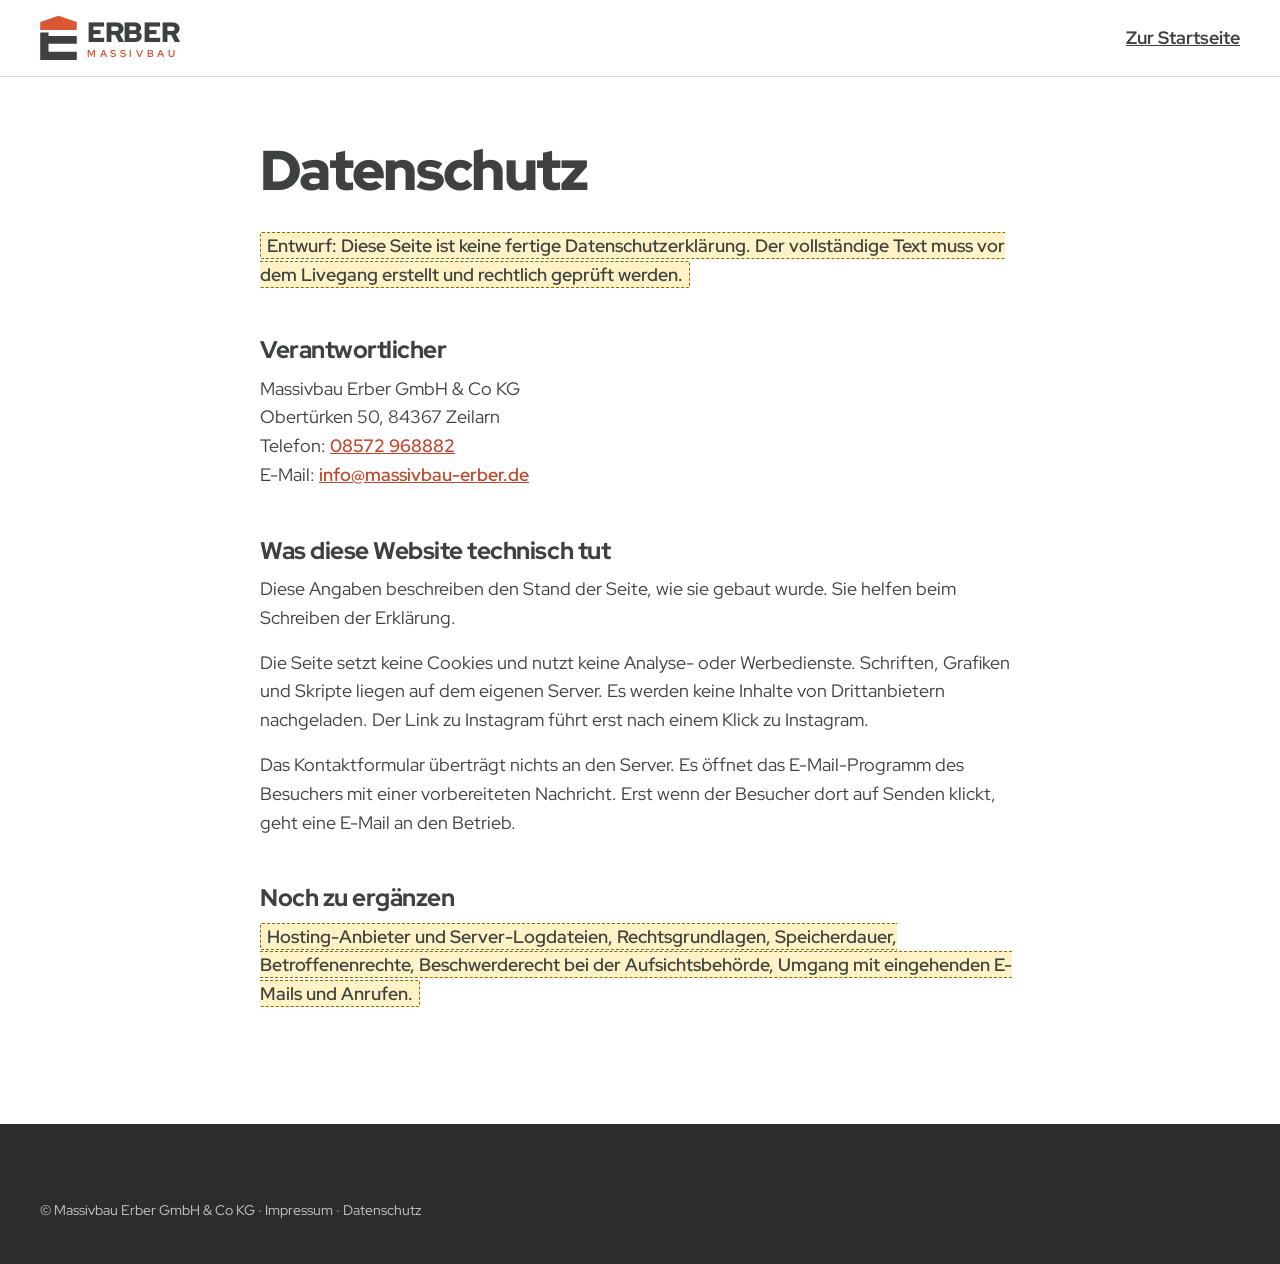
<file: examples/massivbau-erber/datenschutz.html>
<!doctype html>
<html lang="de">
<head>
  <meta charset="utf-8">
  <meta name="viewport" content="width=device-width, initial-scale=1">
  <title>Datenschutz · Massivbau Erber</title>
  <meta name="robots" content="noindex">
  <link rel="icon" href="assets/favicon.svg" type="image/svg+xml">
  <link rel="stylesheet" href="styles.css">
</head>
<body>
<svg width="0" height="0" class="sr-only" aria-hidden="true" focusable="false"><defs>
  <symbol id="mark" viewBox="0 0 64 77"><path class="mark-roof" d="M1.5 23V11.6L32 1.2l30.5 10.4V23z" stroke-width="3" stroke-linejoin="round"/><path class="mark-e" d="M0 29h14.5v6H64v13.5H14.5v14H64V77H0z"/></symbol>
</defs></svg>
<a class="skip-link" href="#inhalt">Zum Inhalt springen</a>
<header class="site-header">
  <div class="container site-header__inner">
    <a class="logo" href="index.html" aria-label="Erber Massivbau, zur Startseite">
      <svg class="logo__mark" aria-hidden="true"><use href="#mark"/></svg>
      <span class="logo__word" aria-hidden="true"><span class="logo__name">ERBER</span><span class="logo__sub">MASSIVBAU</span></span>
    </a>
    <a class="back-link" href="index.html">Zur Startseite</a>
  </div>
</header>
<main id="inhalt" tabindex="-1" class="legal">
  <div class="container">
    <h1>Datenschutz</h1>
    <p><span class="todo">Entwurf: Diese Seite ist keine fertige Datenschutzerklärung. Der vollständige Text muss vor dem Livegang erstellt und rechtlich geprüft werden.</span></p>

    <h2>Verantwortlicher</h2>
    <p>Massivbau Erber GmbH &amp; Co KG<br>Obertürken 50, 84367 Zeilarn<br>
    Telefon: <a href="tel:+498572968882">08572 968882</a><br>
    E-Mail: <a href="mailto:info@massivbau-erber.de">info@massivbau-erber.de</a></p>

    <h2>Was diese Website technisch tut</h2>
    <p>Diese Angaben beschreiben den Stand der Seite, wie sie gebaut wurde. Sie helfen beim Schreiben der Erklärung.</p>
    <p>Die Seite setzt keine Cookies und nutzt keine Analyse- oder Werbedienste. Schriften, Grafiken und Skripte liegen auf dem eigenen Server. Es werden keine Inhalte von Drittanbietern nachgeladen. Der Link zu Instagram führt erst nach einem Klick zu Instagram.</p>
    <p>Das Kontaktformular überträgt nichts an den Server. Es öffnet das E-Mail-Programm des Besuchers mit einer vorbereiteten Nachricht. Erst wenn der Besucher dort auf Senden klickt, geht eine E-Mail an den Betrieb.</p>

    <h2>Noch zu ergänzen</h2>
    <p><span class="todo">Hosting-Anbieter und Server-Logdateien, Rechtsgrundlagen, Speicherdauer, Betroffenenrechte, Beschwerderecht bei der Aufsichtsbehörde, Umgang mit eingehenden E-Mails und Anrufen.</span></p>

  </div>
</main>
<footer class="site-footer">
  <div class="container site-footer__inner">
    <p class="site-footer__legal">© Massivbau Erber GmbH &amp; Co KG · <a href="impressum.html">Impressum</a> · <a href="datenschutz.html">Datenschutz</a></p>
  </div>
</footer>
</body>
</html>
</file>
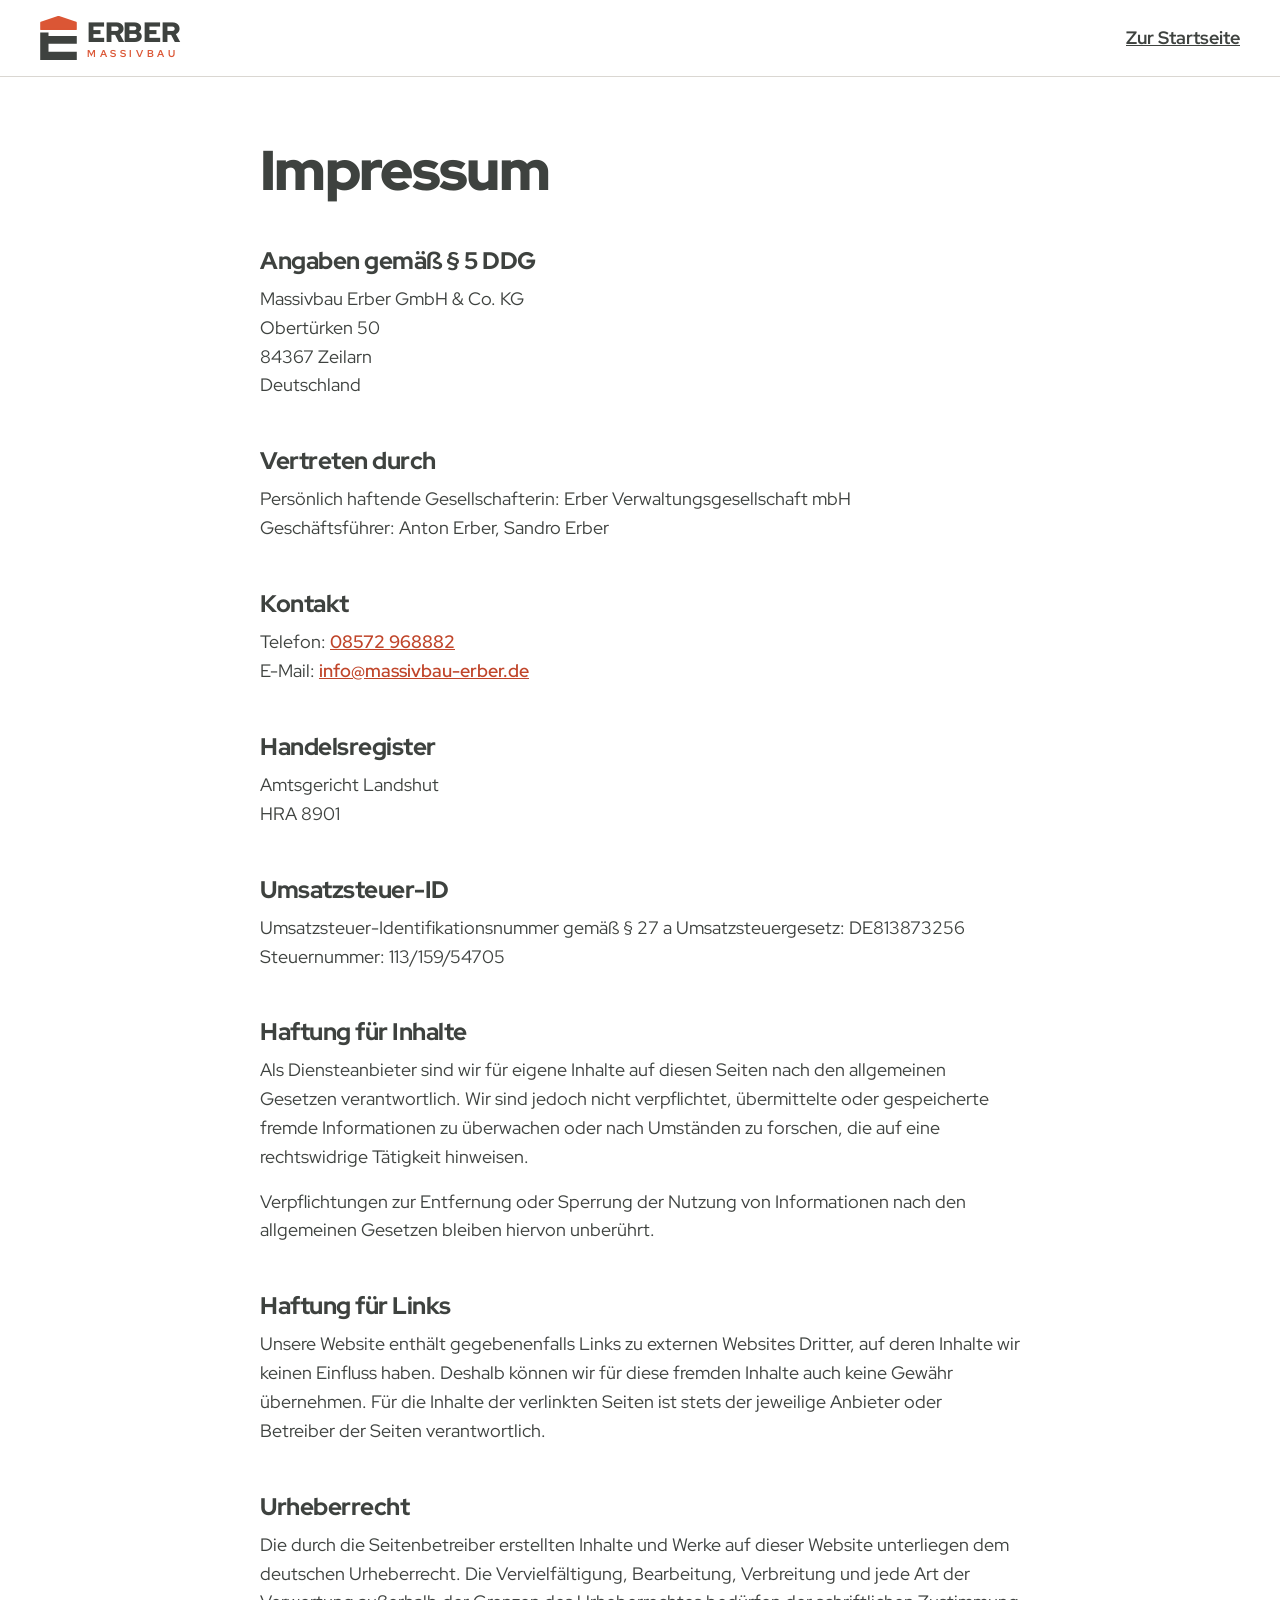
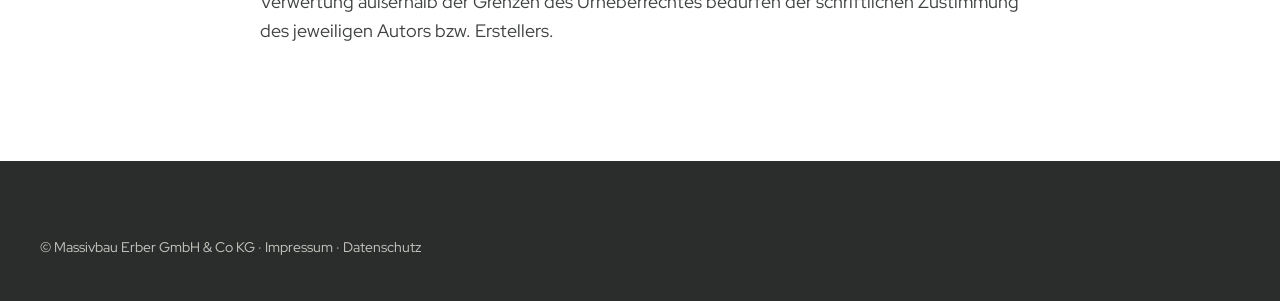
<file: examples/massivbau-erber/impressum.html>
<!doctype html>
<html lang="de">
<head>
  <meta charset="utf-8">
  <meta name="viewport" content="width=device-width, initial-scale=1">
  <title>Impressum · Massivbau Erber</title>
  <meta name="robots" content="noindex">
  <link rel="icon" href="assets/favicon.svg" type="image/svg+xml">
  <link rel="stylesheet" href="styles.css">
</head>
<body>
<svg width="0" height="0" class="sr-only" aria-hidden="true" focusable="false"><defs>
  <symbol id="mark" viewBox="0 0 64 77"><path class="mark-roof" d="M1.5 23V11.6L32 1.2l30.5 10.4V23z" stroke-width="3" stroke-linejoin="round"/><path class="mark-e" d="M0 29h14.5v6H64v13.5H14.5v14H64V77H0z"/></symbol>
</defs></svg>
<a class="skip-link" href="#inhalt">Zum Inhalt springen</a>
<header class="site-header">
  <div class="container site-header__inner">
    <a class="logo" href="index.html" aria-label="Erber Massivbau, zur Startseite">
      <svg class="logo__mark" aria-hidden="true"><use href="#mark"/></svg>
      <span class="logo__word" aria-hidden="true"><span class="logo__name">ERBER</span><span class="logo__sub">MASSIVBAU</span></span>
    </a>
    <a class="back-link" href="index.html">Zur Startseite</a>
  </div>
</header>
<main id="inhalt" tabindex="-1" class="legal">
  <div class="container">
    <h1>Impressum</h1>

    <h2>Angaben gemäß § 5 DDG</h2>
    <p>Massivbau Erber GmbH &amp; Co. KG<br>Obertürken 50<br>84367 Zeilarn<br>Deutschland</p>

    <h2>Vertreten durch</h2>
    <p>Persönlich haftende Gesellschafterin: Erber Verwaltungsgesellschaft mbH<br>
    Geschäftsführer: Anton Erber, Sandro Erber</p>

    <h2>Kontakt</h2>
    <p>Telefon: <a href="tel:+498572968882">08572 968882</a><br>
    E-Mail: <a href="mailto:info@massivbau-erber.de">info@massivbau-erber.de</a></p>

    <h2>Handelsregister</h2>
    <p>Amtsgericht Landshut<br>HRA 8901</p>

    <h2>Umsatzsteuer-ID</h2>
    <p>Umsatzsteuer-Identifikationsnummer gemäß § 27 a Umsatzsteuergesetz: DE813873256<br>
    Steuernummer: 113/159/54705</p>

    <h2>Haftung für Inhalte</h2>
    <p>Als Diensteanbieter sind wir für eigene Inhalte auf diesen Seiten nach den allgemeinen Gesetzen verantwortlich. Wir sind jedoch nicht verpflichtet, übermittelte oder gespeicherte fremde Informationen zu überwachen oder nach Umständen zu forschen, die auf eine rechtswidrige Tätigkeit hinweisen.</p>
    <p>Verpflichtungen zur Entfernung oder Sperrung der Nutzung von Informationen nach den allgemeinen Gesetzen bleiben hiervon unberührt.</p>

    <h2>Haftung für Links</h2>
    <p>Unsere Website enthält gegebenenfalls Links zu externen Websites Dritter, auf deren Inhalte wir keinen Einfluss haben. Deshalb können wir für diese fremden Inhalte auch keine Gewähr übernehmen. Für die Inhalte der verlinkten Seiten ist stets der jeweilige Anbieter oder Betreiber der Seiten verantwortlich.</p>

    <h2>Urheberrecht</h2>
    <p>Die durch die Seitenbetreiber erstellten Inhalte und Werke auf dieser Website unterliegen dem deutschen Urheberrecht. Die Vervielfältigung, Bearbeitung, Verbreitung und jede Art der Verwertung außerhalb der Grenzen des Urheberrechtes bedürfen der schriftlichen Zustimmung des jeweiligen Autors bzw. Erstellers.</p>
  </div>
</main>
<footer class="site-footer">
  <div class="container site-footer__inner">
    <p class="site-footer__legal">© Massivbau Erber GmbH &amp; Co KG · <a href="impressum.html">Impressum</a> · <a href="datenschutz.html">Datenschutz</a></p>
  </div>
</footer>
</body>
</html>
</file>
<file: examples/massivbau-erber/styles.css>
/* Massivbau Erber · Landingpage. Tokens und Regeln: siehe DESIGN.md */

@font-face {
  font-family: "Red Hat Display";
  src: url("assets/fonts/red-hat-display-latin-wght-normal.woff2") format("woff2");
  font-weight: 300 900;
  font-style: normal;
  font-display: swap;
  unicode-range: U+0000-00FF, U+0131, U+0152-0153, U+02BB-02BC, U+02C6, U+02DA, U+02DC, U+0304, U+0308, U+0329, U+2000-206F, U+20AC, U+2122, U+2191, U+2193, U+2212, U+2215, U+FEFF, U+FFFD;
}
@font-face {
  font-family: "Red Hat Display";
  src: url("assets/fonts/red-hat-display-latin-ext-wght-normal.woff2") format("woff2");
  font-weight: 300 900;
  font-style: normal;
  font-display: swap;
  unicode-range: U+0100-02BA, U+02BD-02C5, U+02C7-02CC, U+02CE-02D7, U+02DD-02FF, U+1E00-1E9F, U+1EF2-1EFF, U+2020, U+20A0-20AB, U+20AD-20C0, U+2113, U+2C60-2C7F, U+A720-A7FF;
}

:root {
  --paper: #ffffff;
  --stone: #f6f4f1;
  --ink: #3e423f;
  --ink-deep: #2b2d2c;
  --muted: #5f6361;
  --line: #dad7d2;
  --orange: #db5635;
  --orange-strong: #c0452a;
  --orange-on-dark: #ff9272;
  --error: #b3261e;

  --font: "Red Hat Display", "Segoe UI", system-ui, -apple-system, Arial, sans-serif;

  --s1: 4px; --s2: 8px; --s3: 12px; --s4: 16px; --s5: 24px;
  --s6: 32px; --s7: 48px; --s8: 64px; --s9: 96px; --s10: 128px;
  --section: clamp(64px, 9vw, 128px);
  --gutter: clamp(20px, 4vw, 40px);
  --content: 1200px;
  --radius: 4px;
  --header-h: 76px;
  --overlay-shadow: 0 12px 28px rgba(43, 45, 44, .16);
  --focus: var(--ink);
}

*, *::before, *::after { box-sizing: border-box; }

html {
  scroll-padding-top: calc(var(--header-h) + 16px);
  -webkit-text-size-adjust: 100%;
}
@media (prefers-reduced-motion: no-preference) {
  html { scroll-behavior: smooth; }
}

body {
  margin: 0;
  font-family: var(--font);
  font-size: 1.125rem;
  line-height: 1.6;
  color: var(--ink);
  background: var(--paper);
  -webkit-font-smoothing: antialiased;
}
body.nav-open { overflow: hidden; }

h1, h2, h3, p, ul, ol, dl, dd, figure { margin: 0; }
ul, ol { padding: 0; list-style: none; }
img, svg { display: block; max-width: 100%; }
a { color: inherit; }
button, input, select, textarea { font: inherit; color: inherit; }
button { cursor: pointer; }
[hidden] { display: none !important; }

h2 {
  font-size: clamp(2rem, 3.8vw, 3.25rem);
  line-height: 1.05;
  font-weight: 800;
  letter-spacing: -.02em;
  text-wrap: balance;
}
h3 {
  font-size: 1.3rem;
  line-height: 1.25;
  font-weight: 800;
  letter-spacing: -.01em;
}

:focus-visible {
  outline: 3px solid var(--focus);
  outline-offset: 3px;
  border-radius: 2px;
}
main:focus { outline: none; }

.sr-only {
  position: absolute !important;
  width: 1px; height: 1px;
  margin: -1px; padding: 0;
  overflow: hidden;
  clip-path: inset(50%);
  white-space: nowrap;
  border: 0;
}

.container {
  width: 100%;
  max-width: calc(var(--content) + 2 * var(--gutter));
  margin-inline: auto;
  padding-inline: var(--gutter);
}

.skip-link {
  position: absolute;
  left: var(--s4); top: -100px;
  z-index: 200;
  padding: var(--s3) var(--s4);
  background: var(--ink);
  color: #fff;
  font-weight: 700;
  border-radius: var(--radius);
}
.skip-link:focus { top: var(--s4); outline: 3px solid #fff; outline-offset: 0; box-shadow: 0 0 0 6px var(--ink); }

.draft-note {
  padding: var(--s2) var(--gutter);
  background: var(--ink-deep);
  color: #fff;
  font-size: .875rem;
  line-height: 1.4;
  text-align: center;
}
.draft-note strong { color: var(--orange-on-dark); }

/* ---------- Icons ---------- */
.icon {
  width: 24px; height: 24px;
  flex: none;
  fill: none;
  stroke: currentColor;
  stroke-width: 1.75;
  stroke-linecap: round;
  stroke-linejoin: round;
}
.icon--sm { width: 20px; height: 20px; stroke-width: 2; }
.icon--lg { width: 36px; height: 36px; stroke-width: 1.6; color: var(--orange); }
.icon--xl { width: 48px; height: 48px; stroke-width: 1.4; color: var(--orange); }

/* ---------- Logo ---------- */
.logo {
  display: inline-flex;
  align-items: center;
  gap: 10px;
  text-decoration: none;
  color: var(--ink);
}
.logo__mark { width: 37px; height: 44px; flex: none; }
.mark-roof { fill: var(--orange); stroke: var(--orange); }
.mark-e { fill: currentColor; }
.logo__word { display: grid; line-height: 1; }
.logo__name { font-size: 1.75rem; font-weight: 900; letter-spacing: -.01em; }
.logo__sub {
  margin-top: 3px;
  font-size: .625rem;
  font-weight: 700;
  letter-spacing: .36em;
  color: var(--orange);
}
.logo--on-dark { color: #fff; }

/* ---------- Buttons ---------- */
.btn {
  display: inline-flex;
  align-items: center;
  justify-content: center;
  gap: var(--s2);
  min-height: 52px;
  padding: 12px 22px;
  border: 2px solid transparent;
  border-radius: var(--radius);
  font-size: 1rem;
  font-weight: 700;
  line-height: 1.2;
  text-decoration: none;
  transition: background-color .15s, color .15s, border-color .15s;
}
.btn .icon { transition: transform .15s; }
.btn:hover .icon:last-child { transform: translateX(4px); }
.btn--primary { background: var(--orange-strong); color: #fff; }
.btn--primary:hover { background: var(--ink); }
.btn--secondary { border-color: var(--ink); color: var(--ink); background: transparent; }
.btn--secondary:hover { background: var(--ink); color: #fff; }
.btn--light { background: #fff; color: var(--ink); }
.btn--light:hover { background: var(--orange-on-dark); color: var(--ink-deep); }
.btn--dark { background: var(--ink); color: #fff; }
.btn--dark:hover { background: var(--ink-deep); }
.btn--sm { min-height: 44px; padding: 8px 16px; font-size: .9375rem; }
.btn--block { width: 100%; }
.btn-row { display: flex; flex-wrap: wrap; gap: var(--s3); }

.icon-btn {
  display: inline-grid;
  place-items: center;
  width: 48px; height: 48px;
  border: 1px solid var(--line);
  border-radius: var(--radius);
  background: var(--paper);
  color: var(--ink);
  transition: background-color .15s, color .15s, border-color .15s;
}
.icon-btn:hover { background: var(--ink); border-color: var(--ink); color: #fff; }

/* ---------- Eyebrow, Lead ---------- */
.eyebrow {
  display: flex;
  align-items: center;
  gap: var(--s3);
  margin-bottom: var(--s4);
  font-size: .8125rem;
  font-weight: 700;
  letter-spacing: .2em;
  text-transform: uppercase;
  color: var(--orange-strong);
}
.eyebrow::before {
  content: "";
  width: 28px; height: 2px;
  background: var(--orange);
  flex: none;
}
.eyebrow__no { color: var(--ink); font-variant-numeric: tabular-nums; }
.lead { font-size: 1.25rem; line-height: 1.5; font-weight: 500; max-width: 36em; }

/* ---------- Header ---------- */
.site-header {
  position: sticky;
  top: 0;
  z-index: 100;
  background: var(--paper);
  border-bottom: 1px solid var(--line);
}
.site-header__inner {
  display: flex;
  align-items: center;
  justify-content: space-between;
  gap: var(--s5);
  min-height: var(--header-h);
}
.site-nav { display: flex; align-items: center; gap: var(--s5); }
.site-nav__list { display: flex; align-items: center; gap: var(--s1); }
.site-nav__link {
  position: relative;
  display: inline-flex;
  align-items: center;
  gap: 4px;
  min-height: 44px;
  padding: 0 12px;
  border: 0;
  background: none;
  font-size: 1rem;
  font-weight: 600;
  text-decoration: none;
  color: var(--ink);
}
.site-nav__link::after {
  content: "";
  position: absolute;
  left: 12px; right: 12px; bottom: 6px;
  height: 2px;
  background: var(--orange);
  transform: scaleX(0);
  transform-origin: left;
  transition: transform .2s;
}
.site-nav__link:hover::after,
.site-nav__link[aria-current="true"]::after,
.mega-toggle[aria-expanded="true"]::after { transform: scaleX(1); }
.site-nav__link[aria-current="true"] { font-weight: 800; }
.mega-toggle .icon { transition: transform .2s; }
.mega-toggle[aria-expanded="true"] .icon { transform: rotate(180deg); }

.nav-toggle { display: none; }

/* ---------- Mega-Menü ---------- */
.mega {
  position: absolute;
  left: 0; right: 0; top: 100%;
  background: var(--paper);
  border-top: 2px solid var(--orange);
  border-bottom: 1px solid var(--line);
  box-shadow: var(--overlay-shadow);
}
/* Brücke über die Lücke zwischen Menüpunkt und Panel, damit Hover nicht abreißt */
.mega::before { content: ""; position: absolute; left: 0; right: 0; top: -20px; height: 20px; }
.mega__inner {
  display: grid;
  grid-template-columns: minmax(0, 1fr) 300px;
  gap: var(--s7);
  padding-block: var(--s6) var(--s7);
}
.mega__title, .mega__aside-title {
  font-size: .8125rem;
  font-weight: 700;
  letter-spacing: .2em;
  text-transform: uppercase;
  color: var(--muted);
  margin-bottom: var(--s4);
}
.mega__grid {
  display: grid;
  grid-template-columns: repeat(3, minmax(0, 1fr));
  gap: var(--s2);
}
.mega__item {
  display: flex;
  gap: var(--s4);
  align-items: flex-start;
  height: 100%;
  padding: var(--s4);
  border: 1px solid transparent;
  border-radius: var(--radius);
  text-decoration: none;
  transition: border-color .15s, background-color .15s;
}
.mega__item:hover { border-color: var(--line); background: var(--stone); }
.mega__item > span { display: grid; gap: 2px; }
.mega__item strong { font-size: 1.0625rem; font-weight: 800; line-height: 1.25; }
.mega__item span span { font-size: .9375rem; line-height: 1.4; color: var(--muted); }
.mega__all {
  display: inline-flex;
  align-items: center;
  gap: var(--s2);
  min-height: 44px;
  margin-top: var(--s4);
  padding-inline: var(--s4);
  font-size: 1rem;
  font-weight: 700;
  color: var(--orange-strong);
}
.mega__aside {
  --focus: #fff;
  display: grid;
  align-content: start;
  gap: var(--s3);
  padding: var(--s5);
  background: var(--ink);
  color: #fff;
  border-radius: var(--radius);
  font-size: 1rem;
}
.mega__aside-title { color: var(--orange-on-dark); margin-bottom: 0; }
.mega__phone {
  font-size: 1.5rem;
  font-weight: 800;
  letter-spacing: -.01em;
  text-decoration: none;
  white-space: nowrap;
}
.mega__phone:hover { text-decoration: underline; }
.mega__aside .btn { justify-self: start; margin-top: var(--s2); }

/* ---------- Hero-Slider ---------- */
.hero {
  position: relative;
  overflow: hidden;
  padding-block: clamp(32px, 5vw, 72px) var(--s6);
  background:
    linear-gradient(var(--paper), var(--paper)) padding-box;
}
.hero__slides { display: grid; gap: var(--s8); }
.slide {
  display: grid;
  grid-template-columns: minmax(0, 5fr) minmax(0, 6fr);
  align-items: center;
  gap: var(--s6);
}
.js .hero__slides { gap: 0; }
.js .slide {
  grid-area: 1 / 1;
  opacity: 0;
  visibility: hidden;
  transition: opacity .5s ease, visibility 0s linear .5s;
}
.js .slide.is-active {
  opacity: 1;
  visibility: visible;
  transition: opacity .5s ease, visibility 0s;
}
.slide__text { display: grid; gap: var(--s5); justify-items: start; min-width: 0; }
.slide__text .eyebrow { margin-bottom: 0; }
.display {
  font-size: clamp(2.6rem, 6.2vw, 5rem);
  line-height: .98;
  font-weight: 900;
  letter-spacing: -.03em;
  text-wrap: balance;
  overflow-wrap: anywhere;
}
.slide__art { margin-right: calc(var(--gutter) * -1); }

.slide__art--photo { margin: 0 12px 12px 0; }
.photo { position: relative; }
.photo img {
  width: 100%;
  height: auto;
  aspect-ratio: 4 / 3;
  object-fit: cover;
  border-radius: var(--radius);
  box-shadow: 12px 12px 0 var(--orange);
}
.photo__tag, .ref__tag {
  padding: 2px 10px;
  background: var(--ink);
  color: #fff;
  font-size: .75rem;
  font-weight: 700;
  letter-spacing: .16em;
  text-transform: uppercase;
  border-radius: 2px;
}
.photo__tag { position: absolute; left: 12px; bottom: 12px; }

.plan { width: 100%; height: auto; overflow: visible; }
.plan path, .plan circle { fill: none; stroke-linecap: round; stroke-linejoin: round; }
.plan__line path { stroke: var(--orange); stroke-width: 2.5; }
.plan__hatch path { stroke: var(--orange); stroke-width: 1.25; opacity: .7; }
.plan__dim path { stroke: var(--ink); stroke-width: 1.25; }
.plan__dim path[d$="z"] { fill: var(--ink); }
.plan__ghost path { stroke: var(--muted); stroke-width: 1.5; stroke-dasharray: 7 7; }
.plan text {
  font-family: var(--font);
  font-size: 15px;
  font-weight: 600;
  letter-spacing: .04em;
  fill: var(--ink);
}
.plan__marker circle { fill: var(--paper); stroke: var(--ink); stroke-width: 1.5; }
.plan__marker text { font-size: 16px; font-weight: 800; letter-spacing: 0; }
.plan-caption {
  margin-top: var(--s3);
  font-size: .875rem;
  font-weight: 600;
  letter-spacing: .04em;
  color: var(--muted);
}

@media (prefers-reduced-motion: no-preference) {
  .js .slide .draw { stroke-dasharray: 1; stroke-dashoffset: 1; }
  .js .slide .fade { opacity: 0; }
  .js .slide.is-active .draw { animation: draw 1s ease-out var(--d, 0s) forwards; }
  .js .slide.is-active .fade { animation: fade .5s ease-out var(--d, 0s) forwards; }
}
@keyframes draw { to { stroke-dashoffset: 0; } }
@keyframes fade { to { opacity: var(--fade-to, 1); } }
.plan__hatch.fade { --fade-to: .7; }

.hero__bar {
  display: flex;
  align-items: center;
  justify-content: space-between;
  gap: var(--s5);
  margin-top: var(--s6);
  padding-top: var(--s5);
  border-top: 1px solid var(--line);
}
.slider-controls { display: flex; align-items: center; gap: var(--s2); }
.slider-dots { display: flex; align-items: center; }
.slider-dot {
  position: relative;
  width: 44px; height: 48px;
  border: 0;
  background: none;
  padding: 0;
}
.slider-dot::before {
  content: "";
  position: absolute;
  left: 6px; right: 6px; top: 50%;
  height: 4px;
  margin-top: -2px;
  background: #8b8f8d;
  border-radius: 2px;
  transition: background-color .2s;
}
.slider-dot:hover::before { background: var(--ink); }
.slider-dot[aria-current="true"]::before { background: var(--orange-strong); height: 8px; margin-top: -4px; }
.slider-count {
  margin-left: var(--s3);
  font-size: .875rem;
  font-weight: 700;
  letter-spacing: .08em;
  font-variant-numeric: tabular-nums;
  color: var(--muted);
}
html:not(.js) .slider-controls,
html:not(.js) .nav-toggle,
html:not(.js) .mega-toggle .icon,
html:not(.js) .dock { display: none; }
html:not(.js) .mega-toggle { pointer-events: none; }

.stamp {
  display: flex;
  border: 1px solid var(--ink);
  font-size: .8125rem;
  line-height: 1.3;
}
.stamp > div { padding: 6px 14px; }
.stamp > div + div { border-left: 1px solid var(--ink); }
.stamp dt {
  font-size: .6875rem;
  font-weight: 600;
  letter-spacing: .12em;
  text-transform: uppercase;
  color: var(--muted);
}
.stamp dd { font-weight: 800; }

/* ---------- Claim-Balken ---------- */
.claim { background: var(--ink); color: #fff; }
.claim__inner {
  display: flex;
  flex-wrap: wrap;
  align-items: center;
  justify-content: space-between;
  gap: var(--s3) var(--s6);
  padding-block: var(--s5);
}
.claim__text { font-size: 1.25rem; font-weight: 800; letter-spacing: -.01em; }
.claim__text span { font-weight: 400; margin-left: var(--s2); }
.claim__list {
  display: flex;
  flex-wrap: wrap;
  gap: var(--s2) var(--s5);
  font-size: .8125rem;
  font-weight: 700;
  letter-spacing: .2em;
  text-transform: uppercase;
  color: var(--orange-on-dark);
}

/* ---------- Sektionen ---------- */
.section { position: relative; padding-block: var(--section); }
.section--stone { background: var(--stone); }
.section--dark { --focus: #fff; background: var(--ink); color: #fff; }
.section--dark .eyebrow { color: var(--orange-on-dark); }
.section--dark .eyebrow__no { color: #fff; }
.section--orange { --focus: #fff; background: var(--orange-strong); color: #fff; overflow: hidden; }
.section--orange .eyebrow, .section--orange .eyebrow__no { color: #fff; }
.section--orange .eyebrow::before { background: #fff; }

.section--bricks::before {
  content: "";
  position: absolute;
  inset: 0;
  background-image: url("data:image/svg+xml,%3Csvg xmlns='http://www.w3.org/2000/svg' width='96' height='64'%3E%3Cpath d='M0 .5h96M0 32.500h96M24 0v32M72 32v32' fill='none' stroke='%233e413f' stroke-opacity='.09'/%3E%3C/svg%3E");
  -webkit-mask-image: linear-gradient(to bottom, #000, transparent 55%);
  mask-image: linear-gradient(to bottom, #000, transparent 55%);
  pointer-events: none;
}
.section--bricks > .container { position: relative; }

.section-head { display: grid; gap: var(--s4); margin-bottom: var(--s7); }
.section-head .eyebrow { margin-bottom: 0; }
.section-head--split {
  grid-template-columns: minmax(0, 1fr) minmax(0, 1fr);
  align-items: end;
  gap: var(--s6);
}

/* ---------- Leistungen ---------- */
.services {
  display: grid;
  grid-template-columns: repeat(12, minmax(0, 1fr));
  gap: var(--s4);
}
.service {
  position: relative;
  grid-column: span 5;
  display: grid;
  align-content: start;
  gap: var(--s3);
  padding: var(--s6);
  background: var(--paper);
  border: 1px solid var(--line);
  border-radius: var(--radius);
  scroll-margin-top: calc(var(--header-h) + 24px);
}
.service::before {
  content: "";
  position: absolute;
  left: -1px; top: -1px;
  width: 22px; height: 22px;
  border-left: 3px solid var(--orange);
  border-top: 3px solid var(--orange);
  border-top-left-radius: var(--radius);
}
.service p { font-size: 1.0625rem; max-width: 34em; }
.service--feature { grid-column: span 7; grid-row: span 2; align-content: start; }
.service--feature h3 { font-size: clamp(1.6rem, 2.6vw, 2.25rem); letter-spacing: -.02em; }
.service--feature p { font-size: 1.1875rem; }
.service__art {
  width: 100%;
  margin-top: auto;
  padding-top: var(--s5);
  align-self: end;
}
.service--feature { grid-template-rows: auto auto auto 1fr; }
.service__art path { fill: none; stroke: var(--orange); stroke-width: 2; stroke-linecap: round; stroke-linejoin: round; }
.service__art .thin { stroke-width: 1; opacity: .7; }
.service--half { grid-column: span 5; }
.service--wide { grid-column: span 7; }
.service--dark {
  --focus: #fff;
  grid-column: 1 / -1;
  grid-template-columns: auto minmax(0, 1fr) auto;
  align-items: center;
  gap: var(--s5);
  background: var(--ink);
  border-color: var(--ink);
  color: #fff;
}
.service--dark .icon--xl { color: var(--orange-on-dark); }
.service--dark div { display: grid; gap: var(--s2); }

/* ---------- Warum massiv ---------- */
.why {
  display: grid;
  grid-template-columns: minmax(0, 5fr) minmax(0, 7fr);
  gap: clamp(32px, 6vw, 96px);
  align-items: center;
}
.why__art { width: 100%; max-width: 460px; justify-self: center; }
.why__list { display: grid; counter-reset: why; }
.why__no::before { counter-increment: why; content: counter(why); }
.why__list li {
  display: grid;
  grid-template-columns: 44px minmax(0, 1fr);
  gap: var(--s5);
  padding-block: var(--s5);
  border-top: 1px solid var(--line);
}
.why__list li:last-child { border-bottom: 1px solid var(--line); }
.why__list div { display: grid; gap: var(--s2); }
.why__no {
  display: grid;
  place-items: center;
  width: 44px; height: 44px;
  border: 1.5px solid var(--ink);
  border-radius: 50%;
  font-weight: 800;
  font-size: 1.0625rem;
}
.why__list p { max-width: 36em; }

/* ---------- Ablauf ---------- */
.steps { display: grid; }
.step {
  display: grid;
  grid-template-columns: minmax(120px, 190px) minmax(0, 1fr);
  align-items: center;
  gap: var(--s6);
  padding-block: var(--s5);
  border-top: 1px solid rgba(255, 255, 255, .22);
}
.step:last-child { border-bottom: 1px solid rgba(255, 255, 255, .22); }
.step div { display: grid; gap: var(--s2); }
.step p { color: #e9e7e3; max-width: 34em; }
.step__no {
  font-size: clamp(3.5rem, 8vw, 6.5rem);
  line-height: 1;
  font-weight: 900;
  letter-spacing: -.03em;
  font-variant-numeric: tabular-nums;
  color: var(--orange);
}
@supports (-webkit-text-stroke: 2px red) {
  .step__no { color: transparent; -webkit-text-stroke: 2px var(--orange); }
}
@media (min-width: 900px) {
  .step:nth-child(2) { padding-left: 6%; }
  .step:nth-child(3) { padding-left: 12%; }
  .step:nth-child(4) { padding-left: 18%; }
  .step:nth-child(5) { padding-left: 24%; }
}

/* ---------- Referenzen ---------- */
.refs {
  display: grid;
  grid-template-columns: 7fr 5fr;
  gap: var(--s4);
}
.ref {
  display: grid;
  align-content: center;
  justify-items: start;
  gap: var(--s1);
  min-height: 220px;
  padding: var(--s6);
  border: 2px dashed #b9b5ae;
  border-radius: var(--radius);
  background: var(--paper);
}
.ref--tall { grid-row: span 2; }
.ref__art { width: 160px; margin-bottom: var(--s4); }
.ref--tall .ref__art { width: 240px; }
.ref__art path { fill: none; stroke: var(--orange); stroke-width: 2; stroke-linecap: round; stroke-linejoin: round; }
.ref--photo {
  display: flex;
  flex-direction: column;
  padding: 0;
  border: 1px solid var(--line);
  overflow: hidden;
}
.ref__img { width: 100%; height: auto; aspect-ratio: 3 / 2; object-fit: cover; }
.ref--tall .ref__img { flex: 1 1 260px; aspect-ratio: auto; min-height: 260px; }
.ref__body { display: grid; justify-items: start; gap: var(--s1); padding: var(--s5); }
.ref__title { margin-top: var(--s2); font-size: 1.3rem; font-weight: 800; }
.ref__meta { font-size: 1rem; color: var(--muted); }

/* ---------- Betrieb ---------- */
.about {
  display: grid;
  grid-template-columns: minmax(0, 6fr) minmax(0, 5fr);
  gap: clamp(32px, 6vw, 96px);
  align-items: center;
}
.about__text { display: grid; gap: var(--s5); justify-items: start; }
.about__text .section-head { margin-bottom: 0; }
.about__text p { max-width: 34em; }

.card {
  position: relative;
  overflow: hidden;
  background: var(--paper);
  border: 1px solid var(--ink);
  border-radius: var(--radius);
  box-shadow: 10px 10px 0 var(--orange);
}
.card__mark {
  position: absolute;
  right: -70px; top: -14px;
  width: 250px; height: 300px;
  fill: none;
  stroke: var(--orange);
  stroke-width: .6;
}
.card__body { position: relative; padding: var(--s6) var(--s6) var(--s7); }
.card__name { font-size: 1.9rem; font-weight: 800; letter-spacing: -.02em; line-height: 1.1; }
.card__role { color: var(--muted); font-weight: 500; }
.card__list { display: grid; gap: var(--s2); margin-top: var(--s5); font-size: 1.0625rem; }
.card__list li { display: flex; align-items: center; gap: var(--s3); min-height: 44px; }
.card__list .icon { color: var(--orange); }
.card__list a { display: inline-flex; align-items: center; min-height: 44px; text-decoration: none; font-weight: 600; overflow-wrap: anywhere; }
.card__list a:hover { text-decoration: underline; }
.card__foot {
  --focus: #fff;
  position: relative;
  display: flex;
  flex-wrap: wrap;
  align-items: center;
  justify-content: space-between;
  gap: var(--s4);
  padding: var(--s5) var(--s6);
  background: var(--ink);
  color: #fff;
  font-size: 1rem;
  line-height: 1.35;
}
.card__foot .logo__mark { width: 30px; height: 36px; }
.card__foot .logo__name { font-size: 1.4rem; }
.card__foot .logo__sub { font-size: .5rem; }

/* ---------- Kontakt ---------- */
.contact__mark {
  position: absolute;
  right: -150px; top: -230px;
  width: 620px; height: 740px;
  fill: none;
  stroke: #fff;
  stroke-width: .35;
  opacity: .3;
  pointer-events: none;
}
.contact {
  position: relative;
  display: grid;
  grid-template-columns: minmax(0, 1fr) minmax(0, 1fr);
  gap: clamp(32px, 6vw, 96px);
  align-items: start;
}
.contact__info { display: grid; gap: var(--s5); justify-items: start; }
.contact__info .eyebrow { margin-bottom: 0; }
.contact__phone {
  font-size: clamp(2rem, 4.4vw, 3.5rem);
  font-weight: 900;
  letter-spacing: -.03em;
  line-height: 1.1;
  text-decoration: none;
  border-bottom: 3px solid rgba(255, 255, 255, .55);
  transition: border-color .15s;
}
.contact__phone:hover { border-color: #fff; }
.contact__list { display: grid; gap: var(--s4); }
.contact__list li { display: flex; gap: var(--s3); align-items: flex-start; }
.contact__list .icon { margin-top: 3px; }
.contact__list a { display: inline-flex; align-items: center; min-height: 44px; font-weight: 700; overflow-wrap: anywhere; }
.contact__list li:has(a) .icon { margin-top: 10px; }

.form {
  --focus: var(--ink);
  display: grid;
  gap: var(--s4);
  padding: clamp(20px, 3.5vw, 40px);
  background: var(--paper);
  color: var(--ink);
  border-radius: var(--radius);
}
.form__title { font-size: 1.5rem; }
.field { display: grid; gap: 6px; align-content: start; }
.field-row { display: grid; grid-template-columns: 1fr 1fr; gap: var(--s4); }
.field label { font-size: 1rem; font-weight: 700; }
.req { font-weight: 500; color: var(--muted); font-size: .875rem; }
.field input, .field select, .field textarea {
  width: 100%;
  min-height: 52px;
  padding: 12px 14px;
  background: var(--paper);
  border: 1.5px solid #8b8f8d;
  border-radius: var(--radius);
  font-size: 1.0625rem;
}
.field textarea { resize: vertical; min-height: 130px; line-height: 1.5; }
.field input:hover, .field select:hover, .field textarea:hover { border-color: var(--ink); }
.field input:focus-visible, .field select:focus-visible, .field textarea:focus-visible {
  outline-offset: 1px;
  border-color: var(--ink);
}
.field [aria-invalid="true"] { border-color: var(--error); border-width: 2px; }
.field__error { font-size: .9375rem; font-weight: 600; color: var(--error); }
.form__summary {
  padding: var(--s4);
  border: 2px solid var(--error);
  border-radius: var(--radius);
  font-size: 1rem;
  font-weight: 600;
  color: var(--error);
}
.form__hint { font-size: .9375rem; line-height: 1.5; color: var(--muted); }
.form__hint a { color: var(--ink); font-weight: 700; }
.form__done {
  display: grid;
  gap: var(--s3);
  justify-items: start;
  padding: var(--s4);
  background: var(--stone);
  border-left: 4px solid var(--orange);
  font-size: 1rem;
}
.form__done a { font-weight: 700; }
.form__copied { font-size: .9375rem; font-weight: 600; }

/* ---------- Footer ---------- */
.site-footer {
  --focus: #fff;
  position: relative;
  overflow: hidden;
  background: var(--ink-deep);
  color: #fff;
  padding-block: var(--s8) var(--s6);
  font-size: 1rem;
}
.site-footer__mark {
  position: absolute;
  right: -80px; top: -40px;
  width: 420px; height: 500px;
  fill: none;
  stroke: #fff;
  stroke-width: .4;
  opacity: .12;
  pointer-events: none;
}
.site-footer__inner { position: relative; display: grid; gap: var(--s7); }
.site-footer__brand { display: grid; gap: var(--s4); justify-items: start; }
.site-footer__claim { font-size: 1.25rem; font-weight: 700; line-height: 1.3; }
.site-footer__cols {
  display: grid;
  grid-template-columns: repeat(4, minmax(0, 1fr));
  gap: var(--s6);
  padding-top: var(--s6);
  border-top: 1px solid rgba(255, 255, 255, .18);
}
.site-footer h2 {
  margin-bottom: var(--s3);
  font-size: .8125rem;
  font-weight: 700;
  letter-spacing: .2em;
  text-transform: uppercase;
  color: var(--orange-on-dark);
}
.site-footer a { text-decoration: none; overflow-wrap: anywhere; }
.site-footer a:hover { text-decoration: underline; }
.site-footer li a, .site-footer p a { display: inline-flex; align-items: center; min-height: 44px; }
.site-footer__legal { font-size: .875rem; color: #c9c7c2; }

/* ---------- Sticky-Kontakt ---------- */
.dock {
  --focus: var(--ink);
  position: fixed;
  right: 24px;
  bottom: 24px;
  z-index: 90;
  display: flex;
  flex-direction: column-reverse;
  align-items: flex-end;
  gap: var(--s3);
  transition: transform .25s, opacity .25s, visibility 0s;
}
.dock.is-hidden {
  transform: translateY(16px);
  opacity: 0;
  visibility: hidden;
  transition: transform .25s, opacity .25s, visibility 0s linear .25s;
}
.dock__btn {
  display: inline-flex;
  align-items: center;
  gap: var(--s2);
  min-height: 56px;
  padding: 0 22px 0 18px;
  border: 2px solid #fff;
  border-radius: var(--radius);
  background: var(--orange-strong);
  color: #fff;
  font-size: 1.0625rem;
  font-weight: 800;
  box-shadow: var(--overlay-shadow);
  transition: background-color .15s;
}
.dock__btn:hover, .dock__btn[aria-expanded="true"] { background: var(--ink); }
.dock__btn:focus-visible { outline: 3px solid #fff; outline-offset: 0; box-shadow: 0 0 0 6px var(--ink); }
.dock__icon-close { display: none; }
.dock__btn[aria-expanded="true"] .dock__icon-open { display: none; }
.dock__btn[aria-expanded="true"] .dock__icon-close { display: block; }
.dock__panel {
  width: min(340px, calc(100vw - 48px));
  padding: var(--s4);
  background: var(--paper);
  border: 1px solid var(--ink);
  border-radius: var(--radius);
  box-shadow: var(--overlay-shadow);
}
.dock__title {
  padding: var(--s1) var(--s3) var(--s3);
  font-size: .8125rem;
  font-weight: 700;
  letter-spacing: .16em;
  text-transform: uppercase;
  color: var(--muted);
}
.dock__action {
  display: flex;
  align-items: center;
  gap: var(--s4);
  min-height: 60px;
  padding: var(--s2) var(--s3);
  border-radius: var(--radius);
  text-decoration: none;
}
.dock__action:hover { background: var(--stone); }
.dock__action .icon { color: var(--orange-strong); }
.dock__action > span { display: grid; line-height: 1.3; }
.dock__action strong { font-size: 1.0625rem; font-weight: 800; }
.dock__action span span { font-size: .9375rem; color: var(--muted); overflow-wrap: anywhere; }

.callbar { display: none; }

/* ---------- Einblenden beim Scrollen ---------- */
@media (prefers-reduced-motion: no-preference) {
  .js .reveal-group > * {
    opacity: 0;
    transform: translateY(12px);
    transition: opacity .5s ease, transform .5s ease;
  }
  .js .reveal-group.is-in > * { opacity: 1; transform: none; }
  .js .reveal-group.is-in > :nth-child(2) { transition-delay: .07s; }
  .js .reveal-group.is-in > :nth-child(3) { transition-delay: .14s; }
  .js .reveal-group.is-in > :nth-child(4) { transition-delay: .21s; }
  .js .reveal-group.is-in > :nth-child(5) { transition-delay: .28s; }
  .js .reveal-group.is-in > :nth-child(6) { transition-delay: .35s; }
}
@media (prefers-reduced-motion: reduce) {
  *, *::before, *::after { transition-duration: .01ms !important; animation-duration: .01ms !important; }
}

/* ---------- Unterseiten (Impressum, Datenschutz) ---------- */
.legal { padding-block: var(--s8) var(--section); }
.legal .container { max-width: calc(760px + 2 * var(--gutter)); }
.legal h1 { font-size: clamp(2.2rem, 5vw, 3.5rem); line-height: 1.05; font-weight: 900; letter-spacing: -.03em; margin-bottom: var(--s6); }
.legal h2 { font-size: 1.5rem; margin: var(--s7) 0 var(--s3); }
.legal p + p { margin-top: var(--s4); }
.legal a { color: var(--orange-strong); font-weight: 600; }
.todo {
  padding: 1px 6px;
  background: #fff2c6;
  border: 1px dashed #8a6d00;
  border-radius: 2px;
  font-weight: 600;
}
.back-link { display: inline-flex; align-items: center; gap: var(--s2); min-height: 44px; font-weight: 700; }

/* ========== Tablet und Handy: Menü als Panel ========== */
@media (max-width: 1079px) {
  :root { --header-h: 68px; }
  .nav-toggle {
    display: inline-flex;
    align-items: center;
    gap: var(--s3);
    min-height: 48px;
    padding: 0 14px;
    border: 2px solid var(--ink);
    border-radius: var(--radius);
    background: var(--paper);
    font-size: 1rem;
    font-weight: 700;
  }
  .nav-toggle__bars { display: grid; gap: 4px; width: 20px; }
  .nav-toggle__bars span { height: 2px; background: currentColor; transition: transform .2s, opacity .2s; }
  .nav-toggle[aria-expanded="true"] .nav-toggle__bars span:nth-child(1) { transform: translateY(6px) rotate(45deg); }
  .nav-toggle[aria-expanded="true"] .nav-toggle__bars span:nth-child(2) { opacity: 0; }
  .nav-toggle[aria-expanded="true"] .nav-toggle__bars span:nth-child(3) { transform: translateY(-6px) rotate(-45deg); }

  .site-nav {
    position: absolute;
    left: 0; right: 0; top: 100%;
    display: none;
    flex-direction: column;
    align-items: stretch;
    gap: var(--s5);
    height: var(--nav-h, calc(100dvh - var(--header-h)));
    padding: var(--s4) var(--gutter) var(--s7);
    overflow-y: auto;
    overscroll-behavior: contain;
    background: var(--paper);
    border-top: 1px solid var(--line);
  }
  html:not(.js) .site-header__inner { flex-wrap: wrap; padding-block: var(--s3); }
  html:not(.js) .site-nav { display: flex; position: static; height: auto; width: 100%; padding: 0 0 var(--s4); border: 0; overflow: visible; }
  html:not(.js) .site-header { position: static; }
  .site-nav.is-open { display: flex; }
  .site-nav__list { flex-direction: column; align-items: stretch; gap: 0; }
  .site-nav__list > li { border-bottom: 1px solid var(--line); }
  .site-nav__link {
    width: 100%;
    min-height: 60px;
    padding: 0;
    justify-content: space-between;
    font-size: 1.375rem;
    font-weight: 800;
    text-align: left;
  }
  .site-nav__link::after { display: none; }
  .site-nav__link[aria-current="true"] { color: var(--orange-strong); }
  .site-nav__cta { min-height: 56px; font-size: 1.125rem; }

  .mega::before { display: none; }
  .mega {
    position: static;
    border: 0;
    box-shadow: none;
  }
  .mega__inner { display: block; padding: 0 0 var(--s4); }
  .mega__title, .mega__aside { display: none; }
  .mega__grid { grid-template-columns: repeat(2, minmax(0, 1fr)); gap: 0 var(--s4); }
  .mega__item { padding: var(--s3) 0; align-items: center; min-height: 56px; }
  .mega__item:hover { border-color: transparent; background: none; }
  .mega__item span span { display: none; }
  .mega__all { padding-inline: 0; }
}

@media (max-width: 899px) {
  .slide { grid-template-columns: 1fr; gap: var(--s5); }
  .slide__art { margin-inline: 0; max-width: 460px; }
  .slide__art--photo { margin: 0 12px 12px 0; }
  .hero { padding-top: var(--s4); }
  .section-head--split { grid-template-columns: 1fr; }
  .service, .service--feature, .service--half, .service--wide { grid-column: span 6; grid-row: auto; }
  .service--feature, .service--dark { grid-column: 1 / -1; }
  .why, .about, .contact { grid-template-columns: 1fr; }
  .why__art { max-width: 300px; }
  .refs { grid-template-columns: 1fr 1fr; }
  .ref--tall { grid-column: 1 / -1; grid-row: auto; }
  .site-footer__cols { grid-template-columns: repeat(2, minmax(0, 1fr)); }
  .card { margin-right: 10px; }
}

/* ========== Handy: feste Leiste statt schwebendem Button ========== */
@media (max-width: 767px) {
  body { font-size: 1.0625rem; }
  .slide__art { max-width: 280px; }
  .slide__art--photo { max-width: 340px; }
  html { scroll-padding-bottom: 80px; }
  .dock { display: none; }
  .callbar {
    position: fixed;
    left: 0; right: 0; bottom: 0;
    z-index: 90;
    display: grid;
    grid-template-columns: 1fr 1fr;
    gap: 1px;
    padding-bottom: env(safe-area-inset-bottom);
    background: #fff;
    border-top: 1px solid var(--ink);
    transition: transform .25s, visibility 0s;
  }
  .callbar.is-hidden {
    transform: translateY(100%);
    visibility: hidden;
    transition: transform .25s, visibility 0s linear .25s;
  }
  .callbar__btn {
    display: flex;
    align-items: center;
    justify-content: center;
    gap: var(--s2);
    min-height: 64px;
    background: var(--ink);
    color: #fff;
    font-size: 1.0625rem;
    font-weight: 800;
    text-decoration: none;
  }
  .callbar__btn--call { background: var(--orange-strong); }
  .callbar__btn:focus-visible { outline-color: #fff; outline-offset: -5px; }

  .mega__grid { grid-template-columns: 1fr; }
  .service, .service--half, .service--wide { grid-column: 1 / -1; padding: var(--s5); }
  .service--feature { padding: var(--s5); }
  .service--dark { grid-template-columns: 1fr; justify-items: start; }
  .step { grid-template-columns: 84px minmax(0, 1fr); gap: var(--s4); }
  .step__no { font-size: 3.25rem; }
  .refs { grid-template-columns: 1fr; }
  .ref { min-height: 0; padding: var(--s5); }
  .field-row { grid-template-columns: 1fr; }
  .hero__bar { flex-direction: column; align-items: flex-start; gap: var(--s4); }
  .stamp { display: none; }
  .btn-row { width: 100%; }
  .btn-row .btn { flex: 1 1 220px; }
  .why__list li { grid-template-columns: 40px minmax(0, 1fr); gap: var(--s4); }
  .why__no { width: 40px; height: 40px; }
  .card__body { padding: var(--s5); }
  .card__foot { padding: var(--s4) var(--s5); }
  .card__mark { opacity: .5; }
  .contact__mark { width: 420px; height: 500px; }
  .claim__text span { display: block; margin-left: 0; }
  .site-footer__cols { gap: var(--s5); }
}

@media (max-width: 360px) {
  .display { font-size: 2.1rem; }
}

/* Stark gezoomt oder sehr niedriges Fenster: nichts festkleben */
@media (max-height: 480px) {
  .site-header { position: static; }
  .callbar { display: none; }
}

@media (max-width: 420px) {
  .logo__name { font-size: 1.5rem; }
  .logo__mark { width: 32px; height: 38px; }
  .site-footer__cols { grid-template-columns: 1fr; }
  .slider-count { display: none; }
}

/* ---------- Inhalte der Kundenseite: Fotos, Fakten, Stimmen, Chronik ---------- */
.facts { display: flex; flex-wrap: wrap; gap: var(--s3) var(--s6); }
.facts dt {
  font-size: .75rem;
  font-weight: 700;
  letter-spacing: .2em;
  text-transform: uppercase;
  color: var(--orange-on-dark);
}
.facts dd { font-size: 1.125rem; font-weight: 800; }

.service--photo { padding: 0; overflow: hidden; grid-template-rows: auto 1fr; gap: 0; }
.service--photo::before { z-index: 1; }
.service__img { width: 100%; height: auto; aspect-ratio: 3 / 2; object-fit: cover; }
@media (min-width: 900px) {
  .service--photo { grid-column: span 4; grid-row: auto; }
  .service--feature.service--photo { grid-column: span 7; }
  #l-planung { grid-column: span 5; }
  .service__img { aspect-ratio: auto; height: clamp(220px, 23vw, 320px); }
}
.service__body { display: grid; align-content: start; gap: var(--s3); padding: var(--s5) var(--s6) var(--s6); }

.why__photo, .digital__photo { margin: 0 12px 12px 0; }
.why__photo img { aspect-ratio: 4 / 5; }
.digital__photo img { aspect-ratio: 1; box-shadow: 12px 12px 0 var(--orange); }

.digital {
  display: grid;
  grid-template-columns: minmax(0, 7fr) minmax(0, 4fr);
  gap: clamp(32px, 6vw, 96px);
  align-items: center;
}
.digital__list { display: grid; grid-template-columns: 1fr 1fr; gap: 0 var(--s6); }
.digital__list li {
  display: grid;
  align-content: start;
  gap: var(--s2);
  padding-block: var(--s5);
  border-top: 1px solid rgba(255, 255, 255, .22);
}
.digital__list p { color: #e9e7e3; font-size: 1.0625rem; }
.digital__list h3::before {
  content: "";
  display: inline-block;
  width: 10px; height: 10px;
  margin-right: var(--s3);
  background: var(--orange);
}

.gallery {
  display: grid;
  grid-template-columns: repeat(4, minmax(0, 1fr));
  gap: var(--s3);
}
.gallery__item { overflow: hidden; border-radius: var(--radius); background: var(--stone); }
/* Immer der erste Eintrag ist groß, auch wenn der Kunde umsortiert */
.gallery__item:first-child { grid-column: span 2; grid-row: span 2; }
.gallery__item img { width: 100%; height: 100%; aspect-ratio: 4 / 3; object-fit: cover; transition: transform .4s ease; }
@media (hover: hover) and (prefers-reduced-motion: no-preference) {
  .gallery__item:hover img { transform: scale(1.04); }
}

.voices { margin-top: var(--s8); }
.voices__title { margin-bottom: var(--s5); font-size: 1.5rem; }
.voices__grid { display: grid; grid-template-columns: repeat(3, minmax(0, 1fr)); gap: var(--s4); align-items: start; }
.voice {
  position: relative;
  margin: 0;
  padding: var(--s6);
  background: var(--stone);
  border-left: 4px solid var(--orange);
  border-radius: var(--radius);
}
.voice blockquote { margin: 0; font-size: 1.0625rem; line-height: 1.55; }
.voice figcaption { margin-top: var(--s4); font-size: 1rem; font-weight: 800; }

.about { align-items: start; }
.about__side { display: grid; gap: var(--s6); }
.about__photo { margin: 0; }
.about__photo img { width: 100%; height: auto; aspect-ratio: 1; object-fit: cover; object-position: 50% 80%; border-radius: var(--radius); }

.timeline { display: grid; width: 100%; }
.timeline li {
  display: grid;
  grid-template-columns: 96px minmax(0, 1fr);
  gap: var(--s5);
  align-items: baseline;
  padding-block: var(--s4);
  border-top: 1px solid var(--line);
}
.timeline li:last-child { border-bottom: 1px solid var(--line); }
.timeline__year { font-size: 1.5rem; font-weight: 900; letter-spacing: -.02em; color: var(--orange-strong); font-variant-numeric: tabular-nums; }
.timeline p { font-size: 1.0625rem; }

.pullquote {
  margin: var(--s8) 0 0;
  padding: var(--s7) clamp(20px, 5vw, 64px);
  background: var(--ink);
  color: #fff;
  border-radius: var(--radius);
}
.pullquote blockquote { margin: 0; font-size: clamp(1.4rem, 2.6vw, 2.1rem); line-height: 1.25; font-weight: 800; letter-spacing: -.02em; text-wrap: balance; max-width: 28em; }
.pullquote figcaption { margin-top: var(--s4); font-size: .8125rem; font-weight: 700; letter-spacing: .2em; text-transform: uppercase; color: var(--orange-on-dark); }

@media (max-width: 1079px) {
  .voices__grid { grid-template-columns: 1fr; }
}
@media (max-width: 899px) {
  .contact__mark { display: none; }
  .digital { grid-template-columns: 1fr; }
  .digital__photo { max-width: 360px; }
  .why__photo { max-width: 420px; }
  .gallery { grid-template-columns: repeat(2, minmax(0, 1fr)); }
}
@media (max-width: 767px) {
  .digital__list { grid-template-columns: 1fr; }
  .service__body { padding: var(--s5); }
  .timeline li { grid-template-columns: 72px minmax(0, 1fr); gap: var(--s4); }
  .timeline__year { font-size: 1.25rem; }
  .voice { padding: var(--s5); }
  .facts { gap: var(--s3) var(--s5); }
}

/* ---------- Karriere / Stellenangebot (nach dem Stellenbanner des Betriebs) ---------- */
h4 { margin: 0; font-size: .8125rem; font-weight: 700; letter-spacing: .16em; text-transform: uppercase; color: var(--muted); }
.jobs__banner {
  --focus: #fff;
  position: relative;
  display: grid;
  grid-template-columns: auto minmax(0, 1fr);
  align-items: center;
  gap: clamp(24px, 5vw, 72px);
  padding: clamp(28px, 5vw, 64px);
  background: var(--orange-strong);
  color: #fff;
  border-radius: var(--radius);
  overflow: hidden;
}
.jobs__banner .eyebrow, .jobs__banner .eyebrow__no { color: #fff; }
.jobs__banner .eyebrow::before { background: #fff; }
.jobs__badge {
  display: grid;
  place-items: center;
  width: clamp(150px, 17vw, 210px);
  aspect-ratio: 1;
  background: var(--ink);
  border-radius: 50%;
  box-shadow: 0 0 0 6px rgba(62, 66, 63, .35);
  transform: rotate(-12deg);
}
.jobs__badge span { font-size: clamp(1.35rem, 2.3vw, 1.9rem); font-weight: 800; line-height: 1.15; text-align: center; }
.jobs__title { display: grid; justify-items: start; gap: 10px; font-size: clamp(1.7rem, 4.6vw, 3.6rem); letter-spacing: -.01em; }
.jobs__strip {
  padding: .12em .4em .16em;
  background: #fff;
  color: var(--ink);
  font-weight: 800;
  text-transform: uppercase;
  line-height: 1.1;
  border-radius: 3px 9px 4px 8px;
  transform: rotate(-1.2deg);
}
.jobs__strip:nth-child(3) { transform: rotate(.6deg); margin-left: .5em; }
.jobs__strip--small { font-size: .55em; font-weight: 700; transform: rotate(-.6deg); margin-left: 3em; }

.jobs {
  display: grid;
  grid-template-columns: repeat(3, minmax(0, 1fr));
  gap: var(--s4);
  margin-top: var(--s4);
}
.job {
  display: grid;
  align-content: start;
  gap: var(--s3);
  padding: var(--s6);
  background: var(--stone);
  border-radius: var(--radius);
  border-top: 4px solid var(--orange);
}
.job__type { font-size: .8125rem; font-weight: 700; letter-spacing: .2em; text-transform: uppercase; color: var(--orange-strong); }
.job h3 { font-size: 1.5rem; }
.job p { font-size: 1.0625rem; }
.job h4 { margin-top: var(--s3); }
.job__list { display: grid; gap: var(--s2); font-size: 1.0625rem; }
.job__list li { position: relative; padding-left: 22px; }
.job__list li::before { content: ""; position: absolute; left: 0; top: .62em; width: 10px; height: 10px; background: var(--orange); }
.job--dark { --focus: #fff; background: var(--ink); color: #fff; border-top-color: var(--orange); }
.job--dark .job__type { color: var(--orange-on-dark); }
.job--dark .btn-row { margin-top: var(--s4); }

@media (max-width: 1079px) {
  .jobs { grid-template-columns: 1fr 1fr; }
  .job--dark { grid-column: 1 / -1; }
}
@media (max-width: 767px) {
  .jobs__banner { grid-template-columns: 1fr; justify-items: start; }
  .jobs__badge { width: 132px; }
  .jobs__strip--small { margin-left: 1.5em; }
  .jobs { grid-template-columns: 1fr; }
  .job { padding: var(--s5); }
}
</file>
